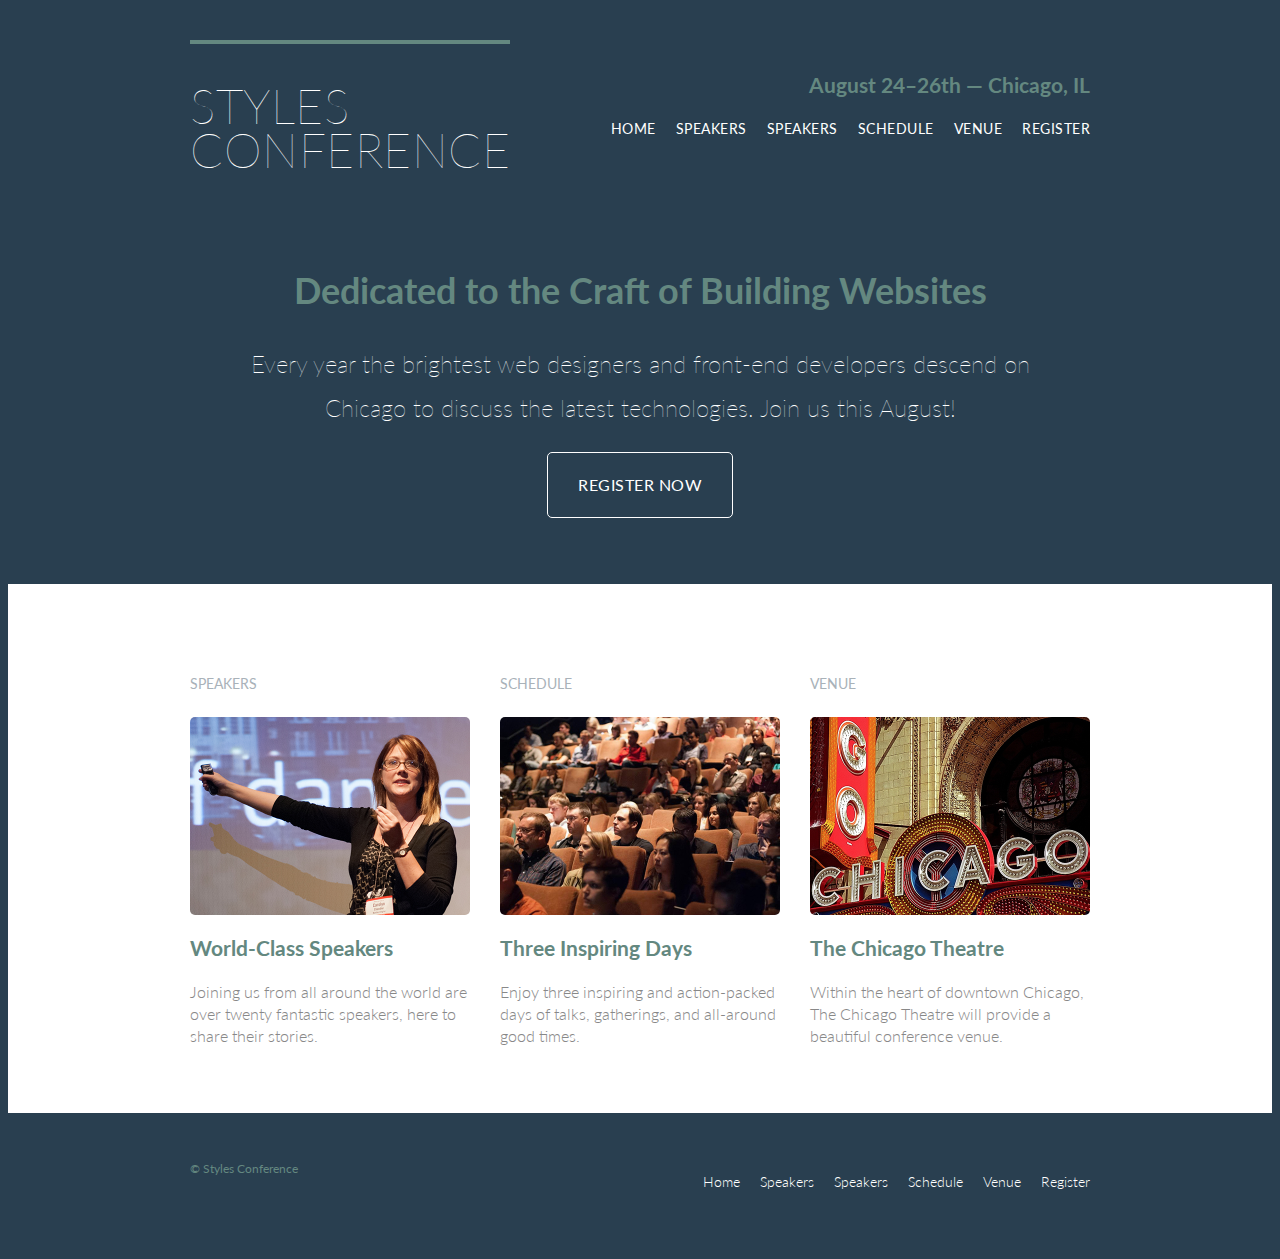
<file: index.html>
<!DOCTYPE html>
<html lang="en">

<head>
  <meta charset="utf-8">
  <title>Styles Conference</title>
  <link rel="stylesheet" href="assets/stylesheets/styles.css">
  <link rel="stylesheet" href="http://fonts.googleapis.com/css?family=Lato:100,300,400">
</head>

<body>

  <!-- Header -->

  <header class="primary-header container group">

    <h1 class="logo">
      <a href="index.html">Styles <br> Conference</a>
    </h1>

    <h3 class="tagline">August 24&ndash;26th &mdash; Chicago, IL</h3>

    <nav class="nav primary-nav">
      <ul>
        <li><a href="index.html">Home</a></li><!--
      --><li><a href="speakers.html">Speakers</a></li><!--
      --><li><a href="speakers.html">Speakers</a></li><!--
      --><li><a href="schedule.html">Schedule</a></li><!--
      --><li><a href="venue.html">Venue</a></li><!--
      --><li><a href="register.html">Register</a></li>
      </ul>
    </nav>

  </header>

  <!-- Hero -->

  <section class="hero container">

    <h2>Dedicated to the Craft of Building Websites</h2>

    <p>Every year the brightest web designers and front-end developers descend on Chicago to discuss the latest
      technologies. Join us this August!</p>

    <a class="btn btn-alt" href="register.html">Register Now</a>

  </section>

  <!-- Teasers -->
  <section class="row">
      <div class="grid">

        <!-- Speakers -->

        <section class="teaser col-1-3">
          <h5>Speakers</h5>
          <a href="speakers.html">
            <img src="assets/images/home/speakers.jpg" alt="Professional Speaker">
            <h3>World-Class Speakers</h3>
          </a>
          <p>Joining us from all around the world are over twenty fantastic speakers, here to share their stories.</p>
        </section><!--

        Schedule

        --><section class="teaser col-1-3">
          <h5>Schedule</h5>
          <a href="schedule.html">
            <img src="assets/images/home/schedule.jpg" alt="Conference Attendees">
            <h3>Three Inspiring Days</h3>
          </a>
          <p>Enjoy three inspiring and action-packed days of talks, gatherings, and all-around good times.</p>
        </section><!--

        Venue

        --><section class="teaser col-1-3">
          <h5>Venue</h5>
          <a href="venue.html">
            <img src="assets/images/home/venue.jpg" alt="The Chicago Theatre">
            <h3>The Chicago Theatre</h3>
          </a>
          <p>Within the heart of downtown Chicago, The Chicago Theatre will provide a beautiful conference venue.</p>
        </section>

      </div>
    </section>

  <!-- Footer -->

  <footer class="nav primary-footer container group">

    <small>&copy; Styles Conference</small>

    <nav class="nav">
      <ul>
        <li><a href="index.html">Home</a></li><!--
          --><li><a href="speakers.html">Speakers</a></li><!--
          --><li><a href="speakers.html">Speakers</a></li><!--
          --><li><a href="schedule.html">Schedule</a></li><!--
          --><li><a href="venue.html">Venue</a></li><!--
          --><li><a href="register.html">Register</a></li>
      </ul>
    </nav>

  </footer>

</body>

</html>
</file>
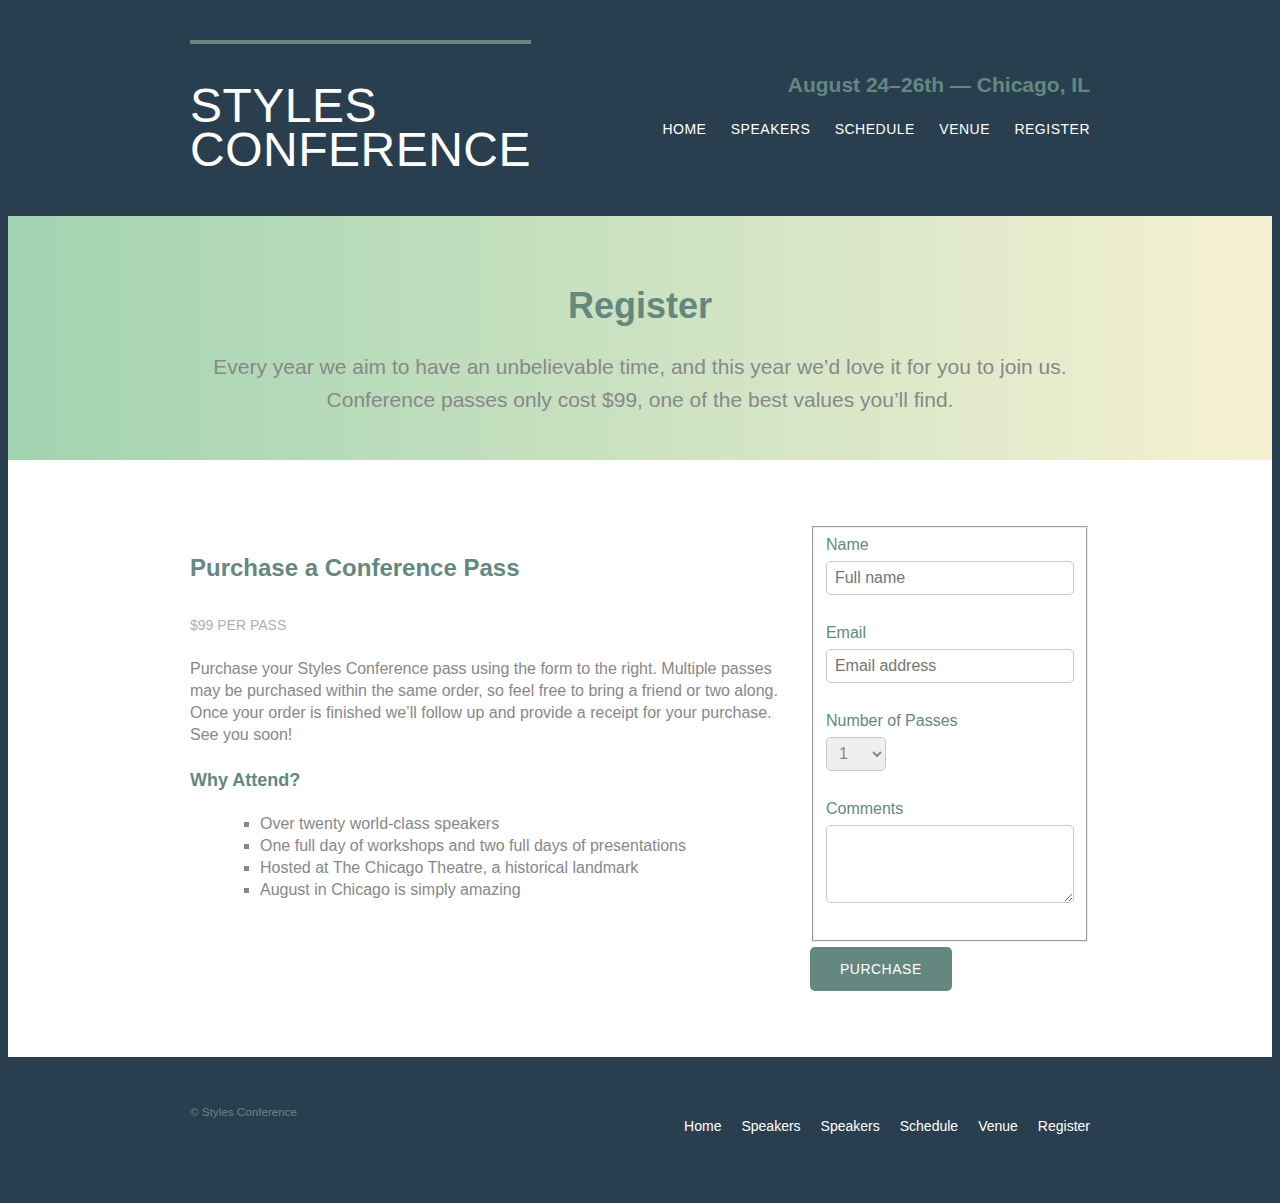
<file: register.html>
<!DOCTYPE html>
<html lang="en">

<head>
  <meta charset="utf-8">
  <title>Register - Styles Conference</title>
  <link rel="stylesheet" href="assets/stylesheets/styles.css">
</head>

<body>

  <!-- Header -->

  <header class="primary-header container group">

    <h1 class="logo">
      <a href="index.html">Styles <br> Conference</a>
    </h1>

    <h3 class="tagline">August 24&ndash;26th &mdash; Chicago, IL</h3>

    <nav class="nav primary-nav">
      <ul>
        <li><a href="index.html">Home</a></li>
        <!--
        -->
        <li><a href="speakers.html">Speakers</a></li>
        <!--
        -->
        <li><a href="schedule.html">Schedule</a></li>
        <!--
        -->
        <li><a href="venue.html">Venue</a></li>
        <!--
        -->
        <li><a href="register.html">Register</a></li>
      </ul>
    </nav>

  </header>

  <!-- Main content -->

  <section class="row-alt">
    <div class="lead container">
      <h1>Register</h1>
      <p>Every year we aim to have an unbelievable time, and this year we&#8217;d love it for you to join us. Conference
        passes only cost $99, one of the best values you&#8217;ll find.</p>
    </div>
  </section>

  <section class="row">
    <div class="grid">

      <!-- Details -->

      <section class="col-2-3">

        <h2>Purchase a Conference Pass</h2>
        <h5>$99 per Pass</h5>

        <p>Purchase your Styles Conference pass using the form to the right. Multiple passes may be purchased within the
          same order, so feel free to bring a friend or two along. Once your order is finished we&#8217;ll follow up and
          provide a receipt for your purchase. See you soon!</p>

        <h4>Why Attend?</h4>

        <ul class="why-attend">
          <li>Over twenty world-class speakers</li>
          <li>One full day of workshops and two full days of presentations</li>
          <li>Hosted at The Chicago Theatre, a historical landmark</li>
          <li>August in Chicago is simply amazing</li>
        </ul>

      </section><!--

          Registration form

          --><form class="col-1-3" action="#" method="post">

        <fieldset class="register-group">

          <label>
            Name
            <input type="text" name="name" placeholder="Full name" required>
          </label>

          <label>
            Email
            <input type="email" name="email" placeholder="Email address" required>
          </label>

          <label>
            Number of Passes
            <select name="quantity" required>
              <option value="1" selected>1</option>
              <option value="2">2</option>
              <option value="3">3</option>
              <option value="4">4</option>
              <option value="5">5</option>
            </select>
          </label>

          <label>
            Comments
            <textarea name="comments"></textarea>
          </label>

        </fieldset>

        <input class="btn btn-default" type="submit" name="submit" value="Purchase">

      </form>

    </div>
  </section>
  <!-- Footer -->

  <footer class="nav primary-footer container group">

    <small>&copy; Styles Conference</small>

    <nav class="nav">
      <ul>
        <li><a href="index.html">Home</a></li><!--
            --><li><a href="speakers.html">Speakers</a></li><!--
            --><li><a href="speakers.html">Speakers</a></li><!--
            --><li><a href="schedule.html">Schedule</a></li><!--
            --><li><a href="venue.html">Venue</a></li><!--
            --><li><a href="register.html">Register</a></li>
      </ul>
    </nav>

  </footer>

</body>

</html>
</file>
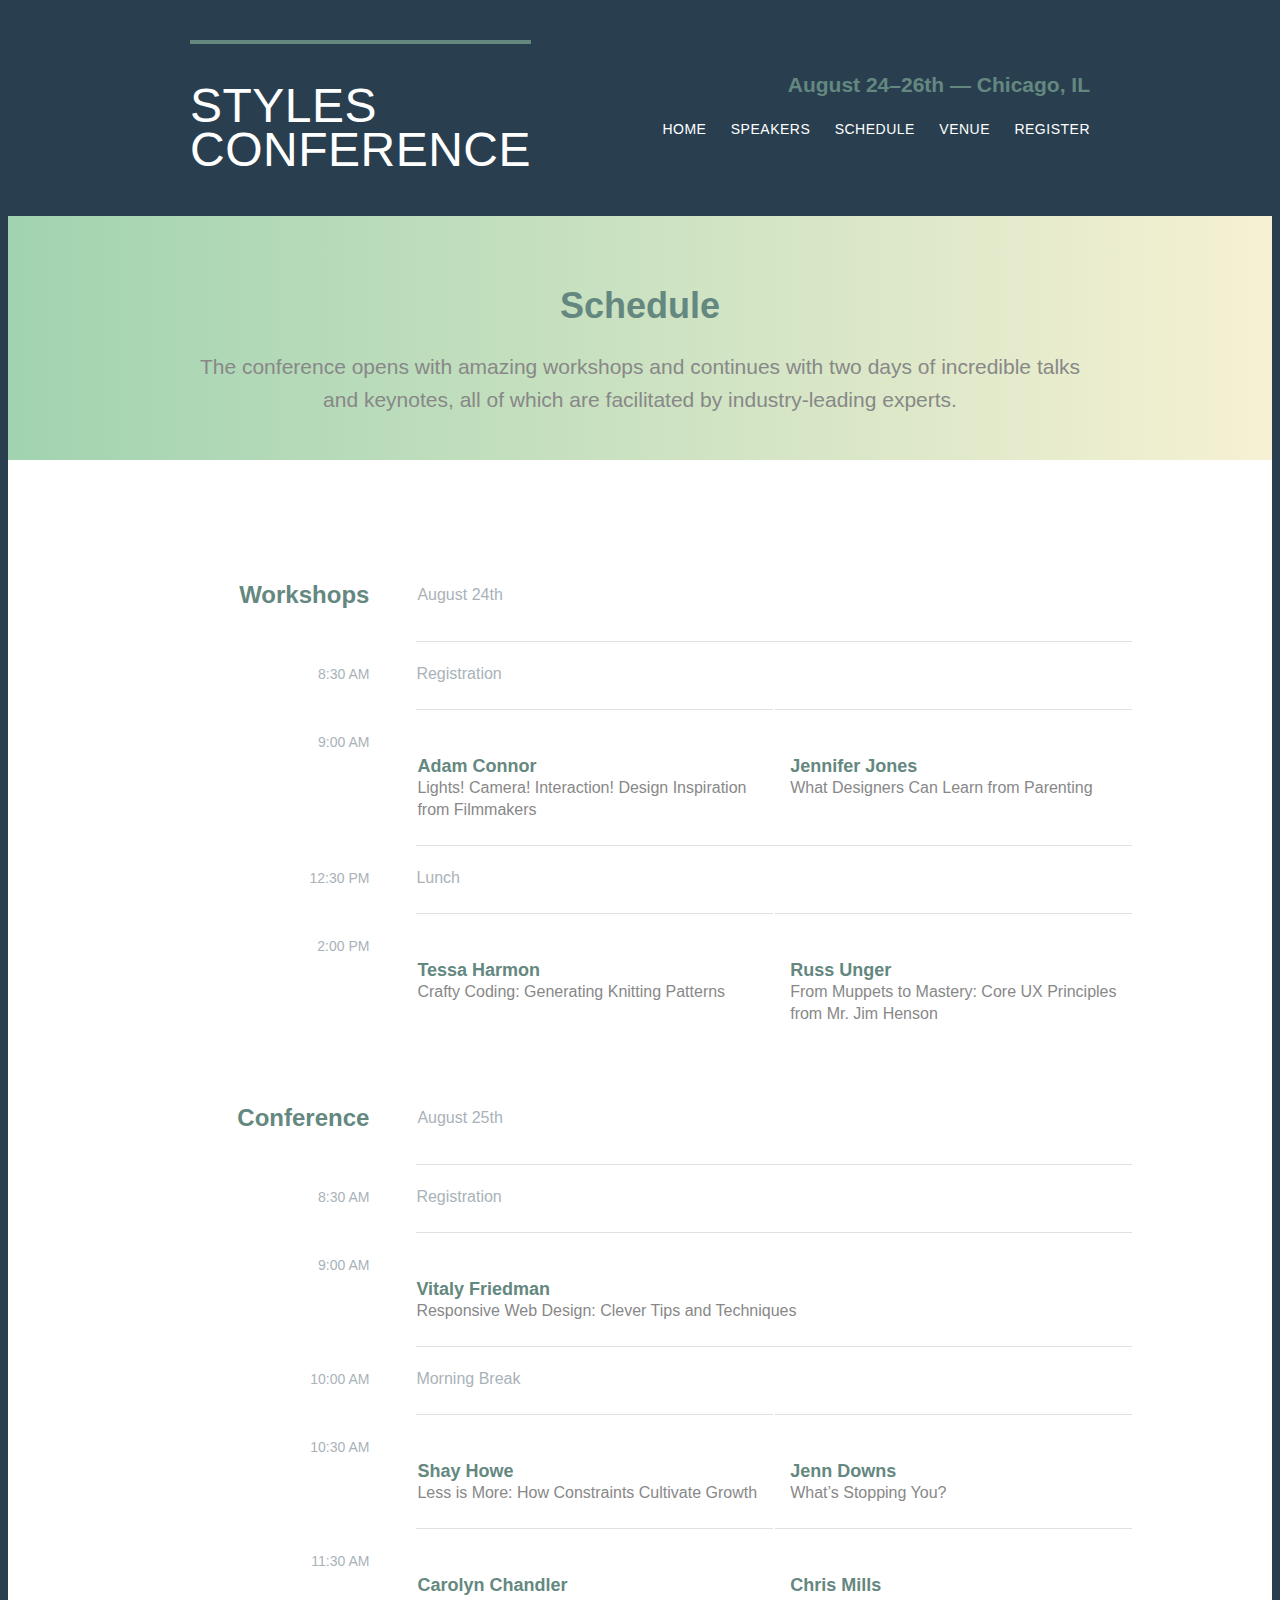
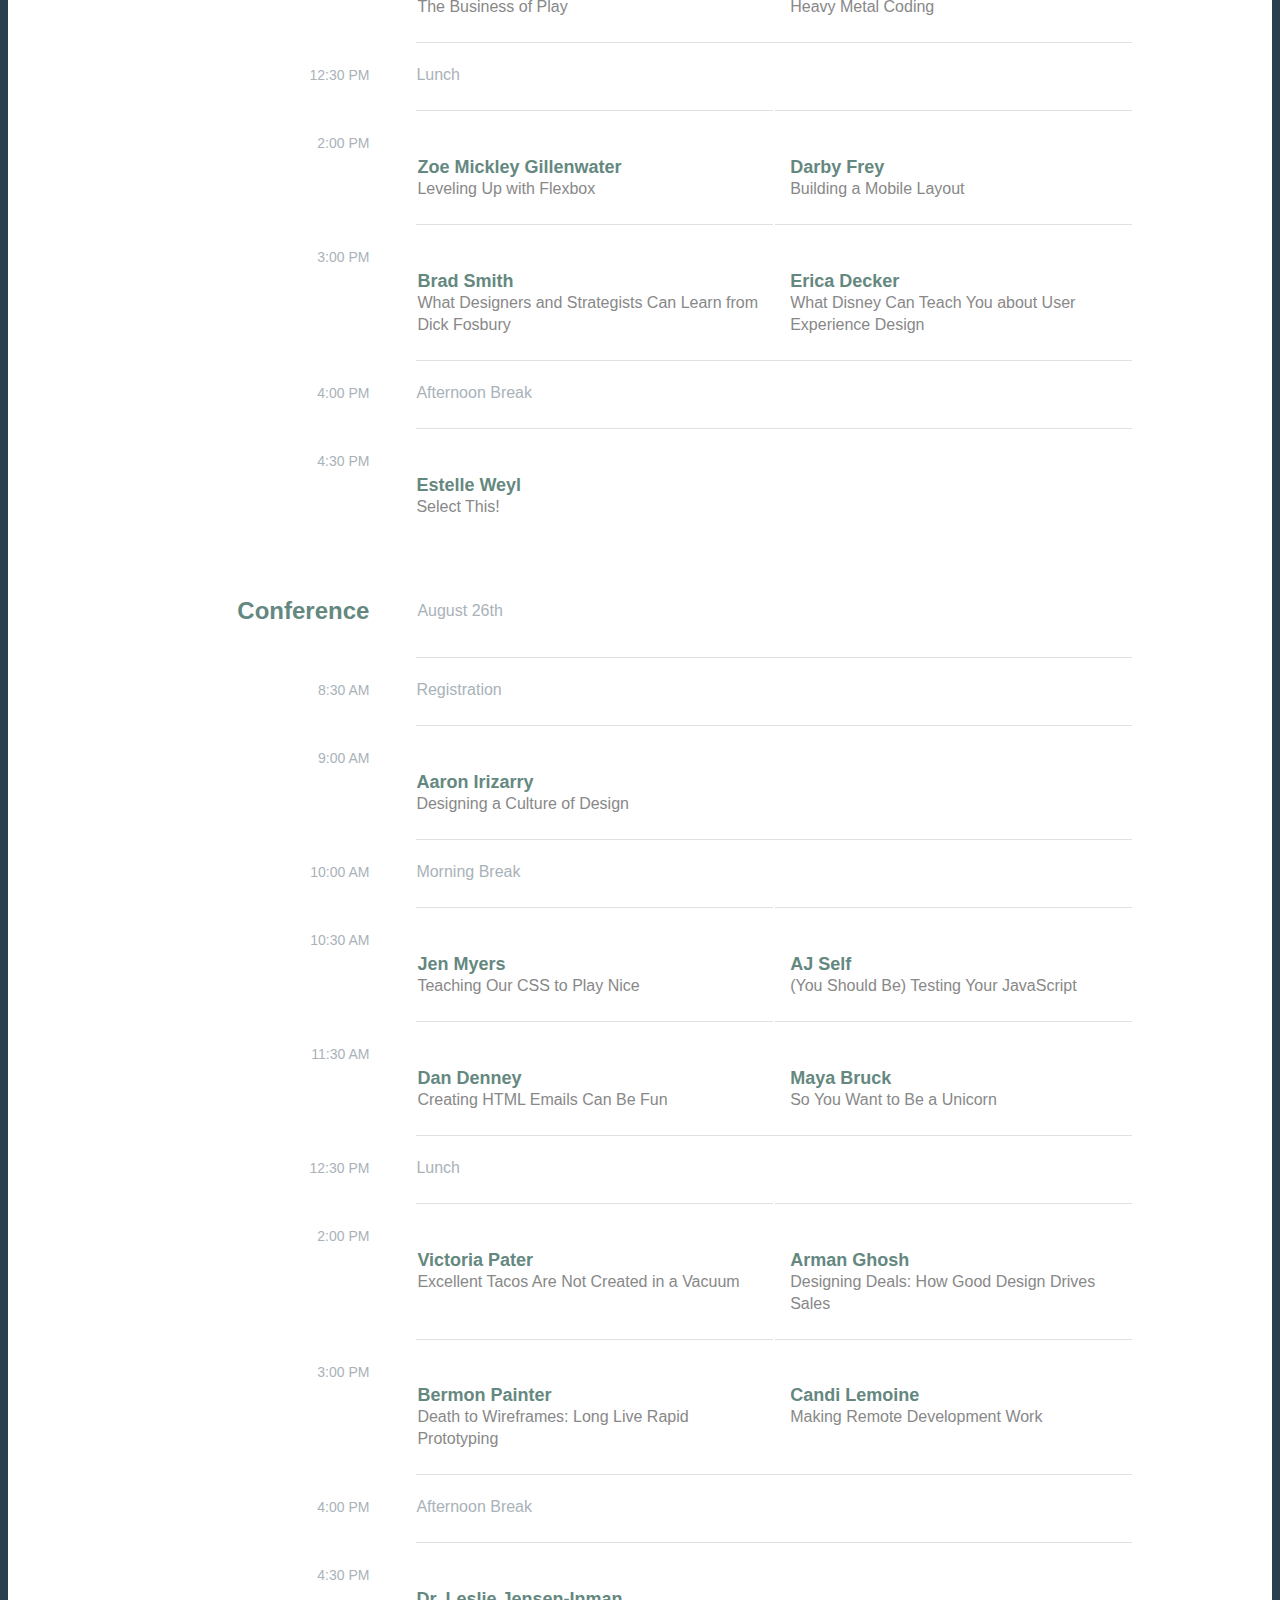
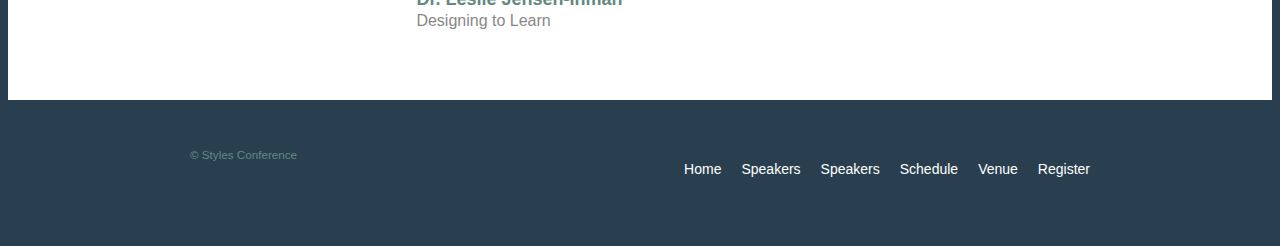
<file: schedule.html>
<!DOCTYPE html>
<html lang="en">

<head>
  <meta charset="utf-8">
  <title>Schedule - Styles Conference</title>
  <link rel="stylesheet" href="assets/stylesheets/styles.css">
</head>

<body>

  <!-- Header -->

  <header class="primary-header container group">

    <h1 class="logo">
      <a href="index.html">Styles <br> Conference</a>
    </h1>

    <h3 class="tagline">August 24&ndash;26th &mdash; Chicago, IL</h3>

    <nav class="nav primary-nav">
      <ul>
        <li><a href="index.html">Home</a></li>
        <!--
        -->
        <li><a href="speakers.html">Speakers</a></li>
        <!--
        -->
        <li><a href="schedule.html">Schedule</a></li>
        <!--
        -->
        <li><a href="venue.html">Venue</a></li>
        <!--
        -->
        <li><a href="register.html">Register</a></li>
      </ul>
    </nav>

  </header>

  <!-- Main content -->
  <section class="row-alt">
    <div class="lead container">

      <h1>Schedule</h1>

      <p>The conference opens with amazing workshops and continues with two days of incredible talks and keynotes, all of
        which are facilitated by industry-leading experts.</p>

    </div>
  </section>

  <section class="row">
    <div class="container">
  
      <!-- Workshops -->
  
      <table>
        <thead>
          <tr>
            <th scope="row">
              Workshops
            </th>
            <td class="schedule-offset" colspan="2">
              August 24th
            </td>
          </tr>
        </thead>
        <tbody>
          <tr>
            <th scope="row">
              <time datetime="08:30:00">8:30 AM</time>
            </th>
            <td class="schedule-offset" colspan="2">
              Registration
            </td>
          </tr>
          <tr>
            <th scope="row">
              <time datetime="09:00:00">9:00 AM</time>
            </th>
            <td>
              <a href="speakers.html#adam-connor">
                <h4>Adam Connor</h4>
                Lights! Camera! Interaction! Design Inspiration from Filmmakers
              </a>
            </td>
            <td>
              <a href="speakers.html#jennifer-jones">
                <h4>Jennifer Jones</h4>
                What Designers Can Learn from Parenting
              </a>
            </td>
          </tr>
          <tr>
            <th scope="row">
              <time datetime="12:30:00">12:30 PM</time>
            </th>
            <td class="schedule-offset" colspan="2">
              Lunch
            </td>
          </tr>
          <tr>
            <th scope="row">
              <time datetime="14:00">2:00 PM</time>
            </th>
            <td>
              <a href="speakers.html#tessa-harmon">
                <h4>Tessa Harmon</h4>
                Crafty Coding: Generating Knitting Patterns
              </a>
            </td>
            <td>
              <a href="speakers.html#russ-unger">
                <h4>Russ Unger</h4>
                From Muppets to Mastery: Core UX Principles from Mr. Jim Henson
              </a>
            </td>
          </tr>
        </tbody>
      </table>
  
      <!-- Conference -->
  
      <table>
        <thead>
          <tr>
            <th scope="row">
              Conference
            </th>
            <td class="schedule-offset" colspan="2">
              August 25th
            </td>
          </tr>
        </thead>
        <tbody>
          <tr>
            <th scope="row">
              <time datetime="08:30:00">8:30 AM</time>
            </th>
            <td class="schedule-offset" colspan="2">
              Registration
            </td>
          </tr>
          <tr>
            <th scope="row">
              <time datetime="09:00:00">9:00 AM</time>
            </th>
            <td colspan="2">
              <a href="speakers.html#vitaly-friedman">
                <h4>Vitaly Friedman</h4>
                Responsive Web Design: Clever Tips and Techniques
              </a>
            </td>
          </tr>
          <tr>
            <th scope="row">
              <time datetime="10:00:00">10:00 AM</time>
            </th>
            <td class="schedule-offset" colspan="2">
              Morning Break
            </td>
          </tr>
          <tr>
            <th scope="row">
              <time datetime="10:30:00">10:30 AM</time>
            </th>
            <td>
              <a href="speakers.html#shay-howe">
                <h4>Shay Howe</h4>
                Less is More: How Constraints Cultivate Growth
              </a>
            </td>
            <td>
              <a href="speakers.html#jenn-downs">
                <h4>Jenn Downs</h4>
                What&#8217;s Stopping You?
              </a>
            </td>
          </tr>
          <tr>
            <th scope="row">
              <time datetime="11:30:00">11:30 AM</time>
            </th>
            <td>
              <a href="speakers.html#carolyn-chandler">
                <h4>Carolyn Chandler</h4>
                The Business of Play
              </a>
            </td>
            <td>
              <a href="speakers.html#chris-mills">
                <h4>Chris Mills</h4>
                Heavy Metal Coding
              </a>
            </td>
          </tr>
          <tr>
            <th scope="row">
              <time datetime="12:30:00">12:30 PM</time>
            </th>
            <td class="schedule-offset" colspan="2">
              Lunch
            </td>
          </tr>
          <tr>
            <th scope="row">
              <time datetime="14:00">2:00 PM</time>
            </th>
            <td>
              <a href="speakers.html#zoe-mickley-gillenwater">
                <h4>Zoe Mickley Gillenwater</h4>
                Leveling Up with Flexbox
              </a>
            </td>
            <td>
              <a href="speakers.html#darby-frey">
                <h4>Darby Frey</h4>
                Building a Mobile Layout
              </a>
            </td>
          </tr>
          <tr>
            <th scope="row">
              <time datetime="15:00:00">3:00 PM</time>
            </th>
            <td>
              <a href="speakers.html#brad-smith">
                <h4>Brad Smith</h4>
                What Designers and Strategists Can Learn from Dick Fosbury
              </a>
            </td>
            <td>
              <a href="speakers.html#erica-decker">
                <h4>Erica Decker</h4>
                What Disney Can Teach You about User Experience Design
              </a>
            </td>
          </tr>
          <tr>
            <th scope="row">
              <time datetime="16:00:00">4:00 PM</time>
            </th>
            <td class="schedule-offset" colspan="2">
              Afternoon Break
            </td>
          </tr>
          <tr>
            <th scope="row">
              <time datetime="16:30:00">4:30 PM</time>
            </th>
            <td colspan="2">
              <a href="speakers.html#estelle-weyl">
                <h4>Estelle Weyl</h4>
                Select This!
              </a>
            </td>
          </tr>
        </tbody>
      </table>
  
      <!-- Conference -->
  
      <table>
        <thead>
          <tr>
            <th scope="row">
              Conference
            </th>
            <td class="schedule-offset" colspan="2">
              August 26th
            </td>
          </tr>
        </thead>
        <tbody>
          <tr>
            <th scope="row">
              <time datetime="08:30:00">8:30 AM</time>
            </th>
            <td class="schedule-offset" colspan="2">
              Registration
            </td>
          </tr>
          <tr>
            <th scope="row">
              <time datetime="09:00:00">9:00 AM</time>
            </th>
            <td colspan="2">
              <a href="speakers.html#aaron-irizarry">
                <h4>Aaron Irizarry</h4>
                Designing a Culture of Design
              </a>
            </td>
          </tr>
          <tr>
            <th scope="row">
              <time datetime="10:00:00">10:00 AM</time>
            </th>
            <td class="schedule-offset" colspan="2">
              Morning Break
            </td>
          </tr>
          <tr>
            <th scope="row">
              <time datetime="10:30:00">10:30 AM</time>
            </th>
            <td>
              <a href="speakers.html#jen-myers">
                <h4>Jen Myers</h4>
                Teaching Our CSS to Play Nice
              </a>
            </td>
            <td>
              <a href="speakers.html#aj-self">
                <h4>AJ Self</h4>
                (You Should Be) Testing Your JavaScript
              </a>
            </td>
          </tr>
          <tr>
            <th scope="row">
              <time datetime="11:30:00">11:30 AM</time>
            </th>
            <td>
              <a href="speakers.html#dan-denney">
                <h4>Dan Denney</h4>
                Creating HTML Emails Can Be Fun
              </a>
            </td>
            <td>
              <a href="speakers.html#maya-bruck">
                <h4>Maya Bruck</h4>
                So You Want to Be a Unicorn
              </a>
            </td>
          </tr>
          <tr>
            <th scope="row">
              <time datetime="12:30:00">12:30 PM</time>
            </th>
            <td class="schedule-offset" colspan="2">
              Lunch
            </td>
          </tr>
          <tr>
            <th scope="row">
              <time datetime="14:00">2:00 PM</time>
            </th>
            <td>
              <a href="speakers.html#victoria-pater">
                <h4>Victoria Pater</h4>
                Excellent Tacos Are Not Created in a Vacuum
              </a>
            </td>
            <td>
              <a href="speakers.html#arman-ghosh">
                <h4>Arman Ghosh</h4>
                Designing Deals: How Good Design Drives Sales
              </a>
            </td>
          </tr>
          <tr>
            <th scope="row">
              <time datetime="15:00:00">3:00 PM</time>
            </th>
            <td>
              <a href="speakers.html#bermon-painter">
                <h4>Bermon Painter</h4>
                Death to Wireframes: Long Live Rapid Prototyping
              </a>
            </td>
            <td>
              <a href="speakers.html#candi-lemoine">
                <h4>Candi Lemoine</h4>
                Making Remote Development Work
              </a>
            </td>
          </tr>
          <tr>
            <th scope="row">
              <time datetime="16:00:00">4:00 PM</time>
            </th>
            <td class="schedule-offset" colspan="2">
              Afternoon Break
            </td>
          </tr>
          <tr>
            <th scope="row">
              <time datetime="16:30:00">4:30 PM</time>
            </th>
            <td colspan="2">
              <a href="speakers.html#leslie-jensen-inman">
                <h4>Dr. Leslie Jensen-Inman</h4>
                Designing to Learn
              </a>
            </td>
          </tr>
        </tbody>
      </table>
  
    </div>
  </section>

  <!-- Footer -->

  <footer class="nav primary-footer container group">

    <small>&copy; Styles Conference</small>

    <nav class="nav">
      <ul>
        <li><a href="index.html">Home</a></li><!--
            --><li><a href="speakers.html">Speakers</a></li><!--
            --><li><a href="speakers.html">Speakers</a></li><!--
            --><li><a href="schedule.html">Schedule</a></li><!--
            --><li><a href="venue.html">Venue</a></li><!--
            --><li><a href="register.html">Register</a></li>
      </ul>
    </nav>

  </footer>

</body>

</html>
</file>
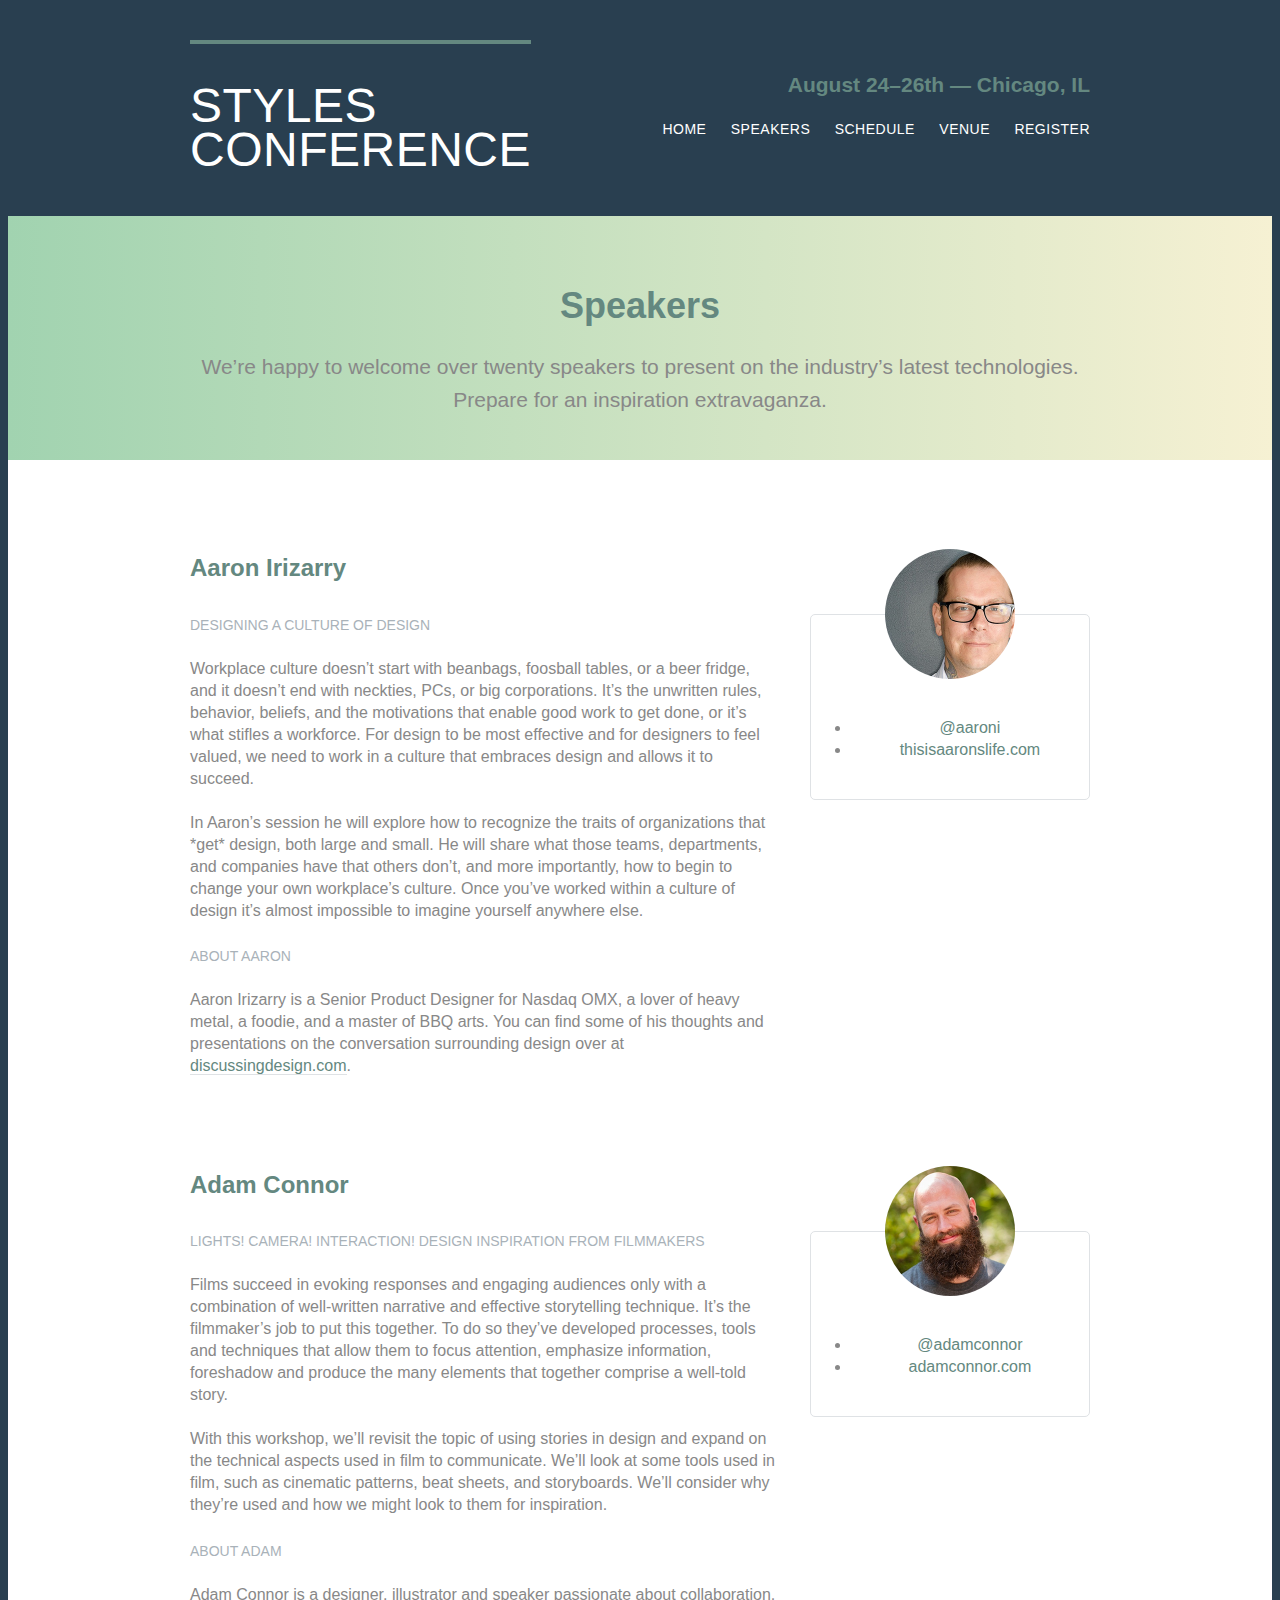
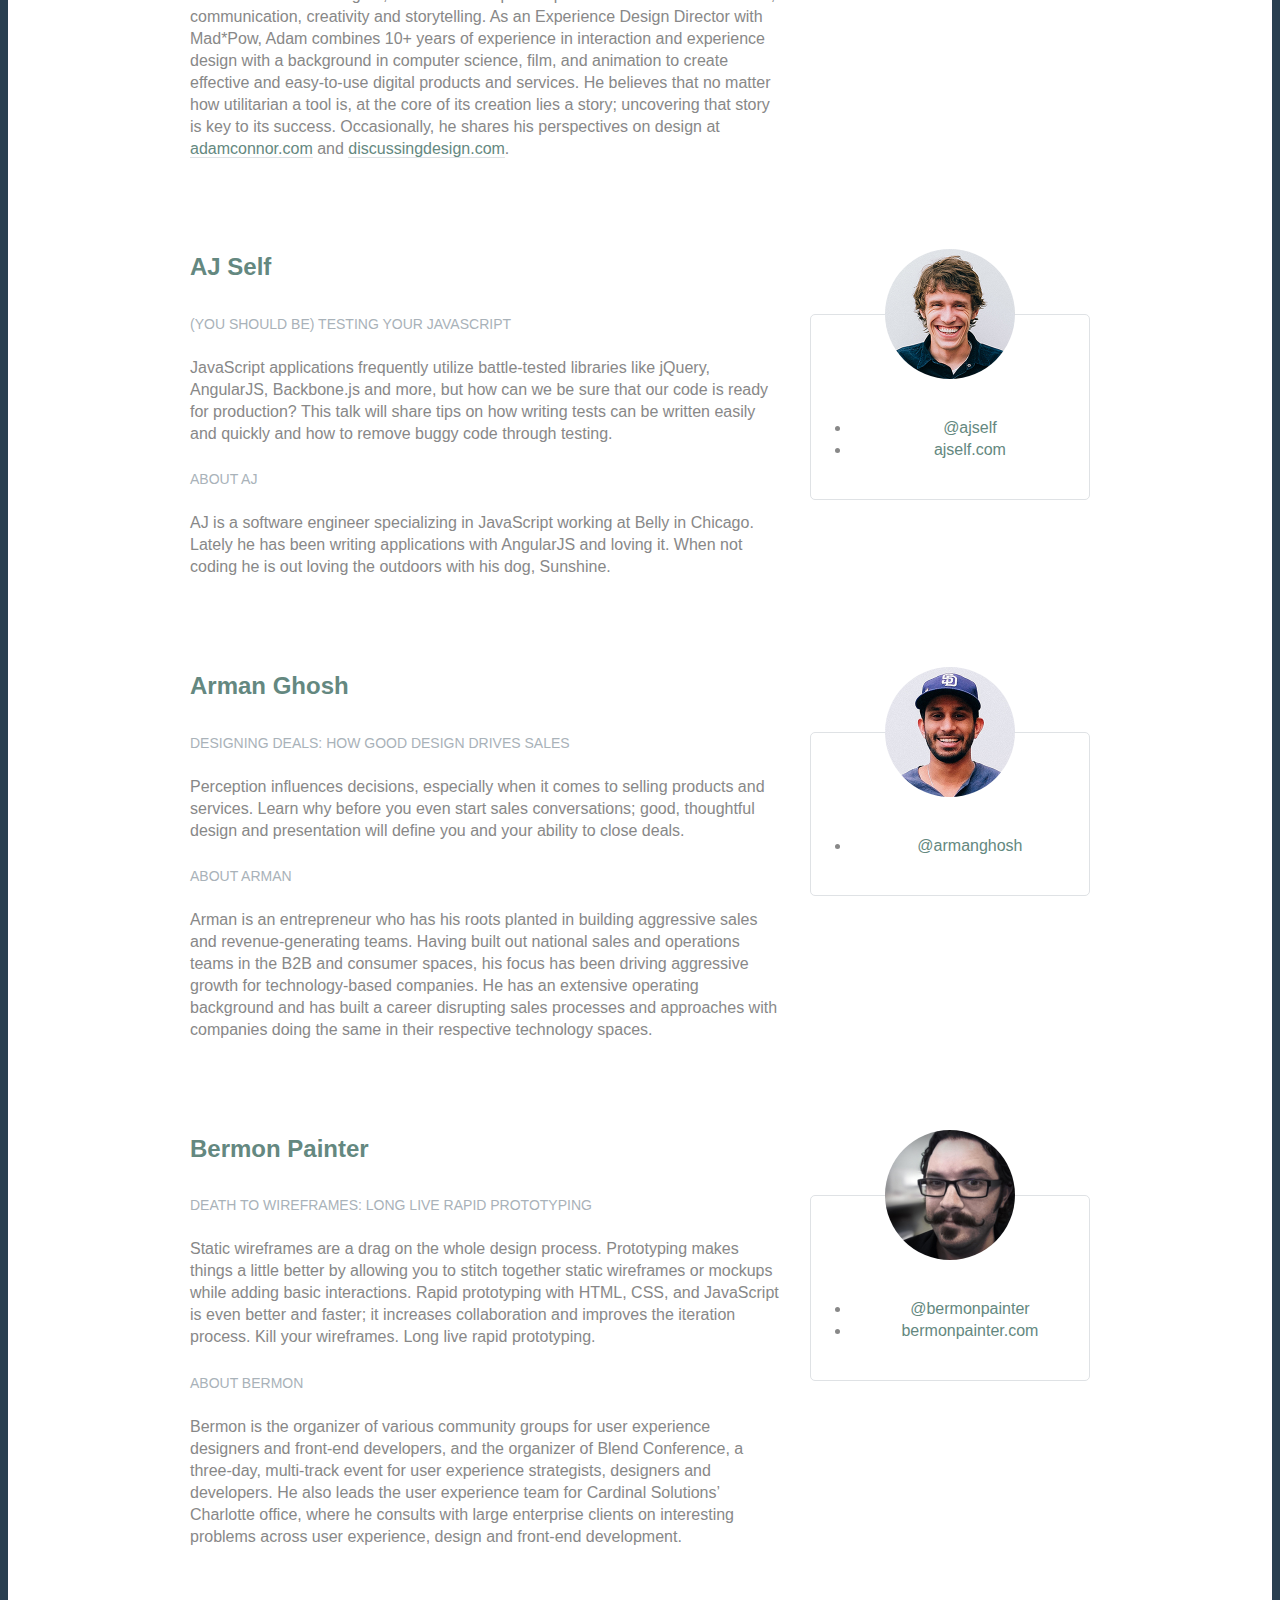
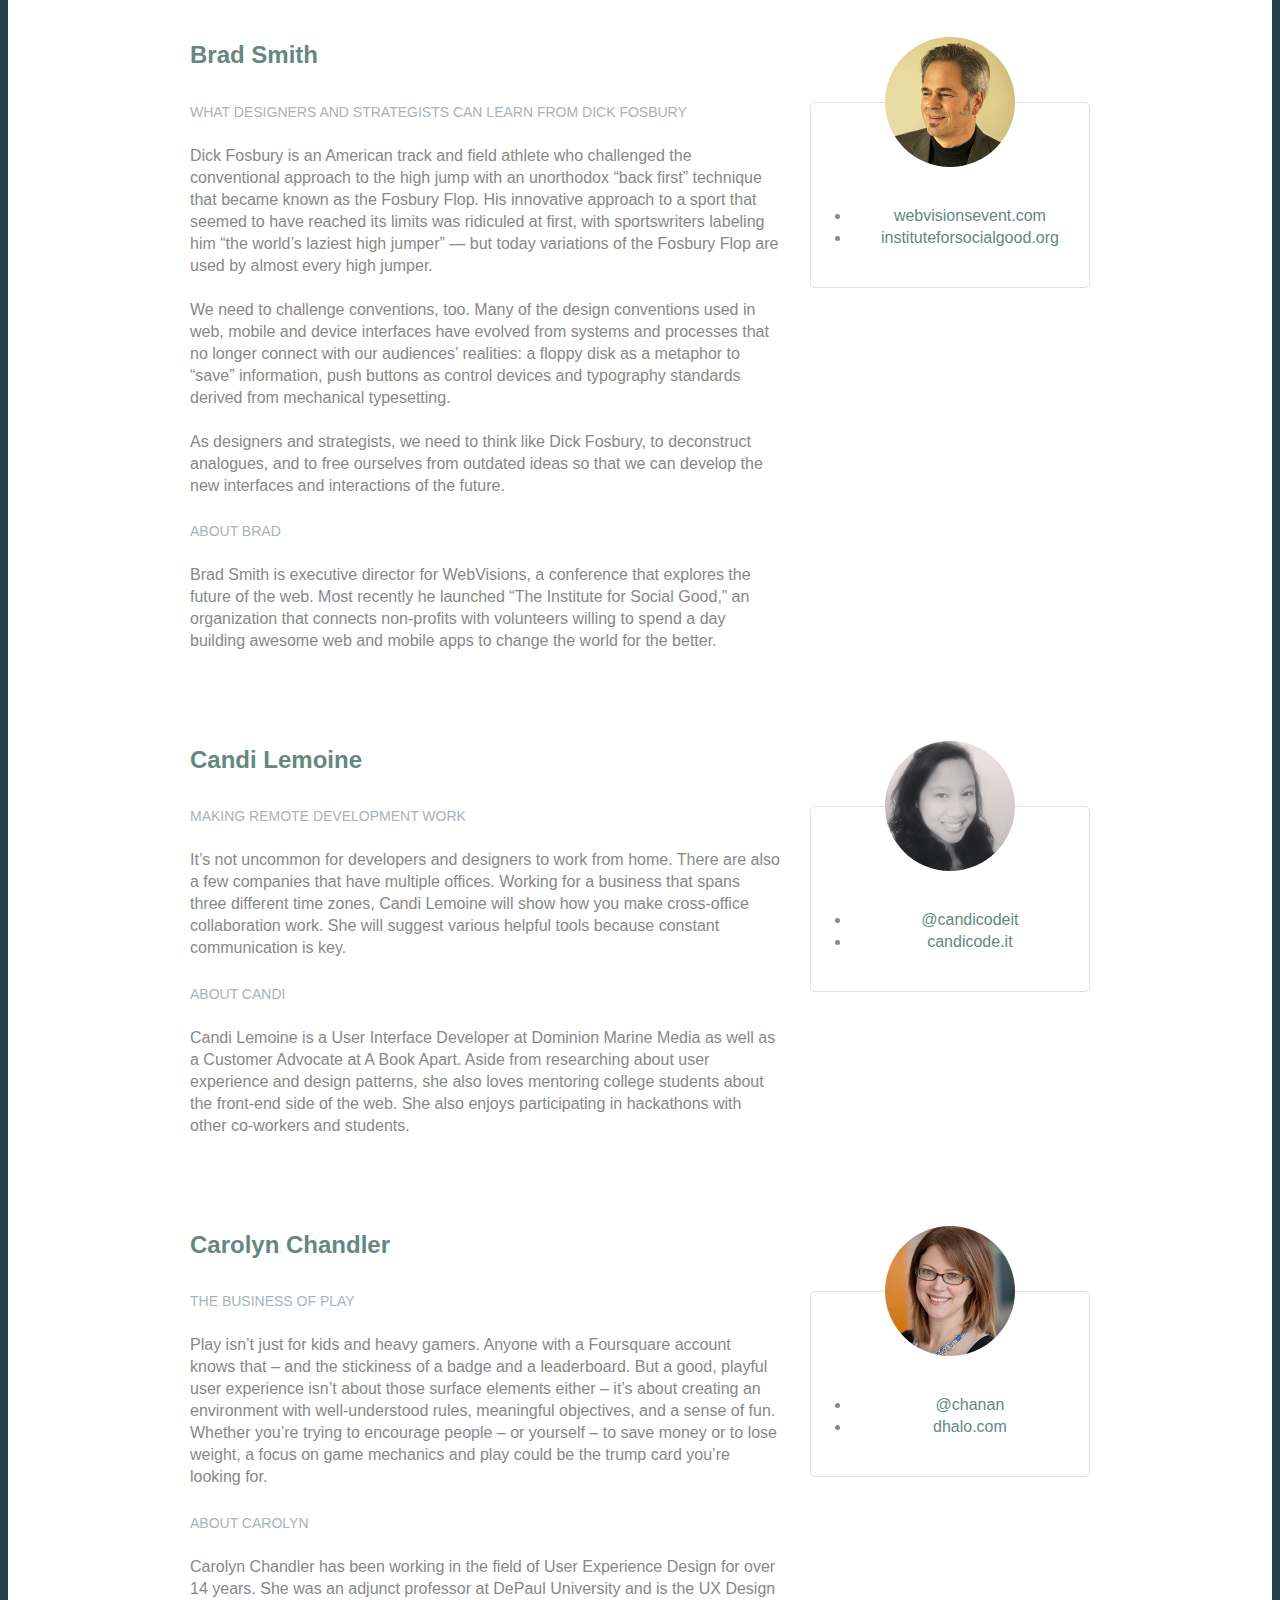
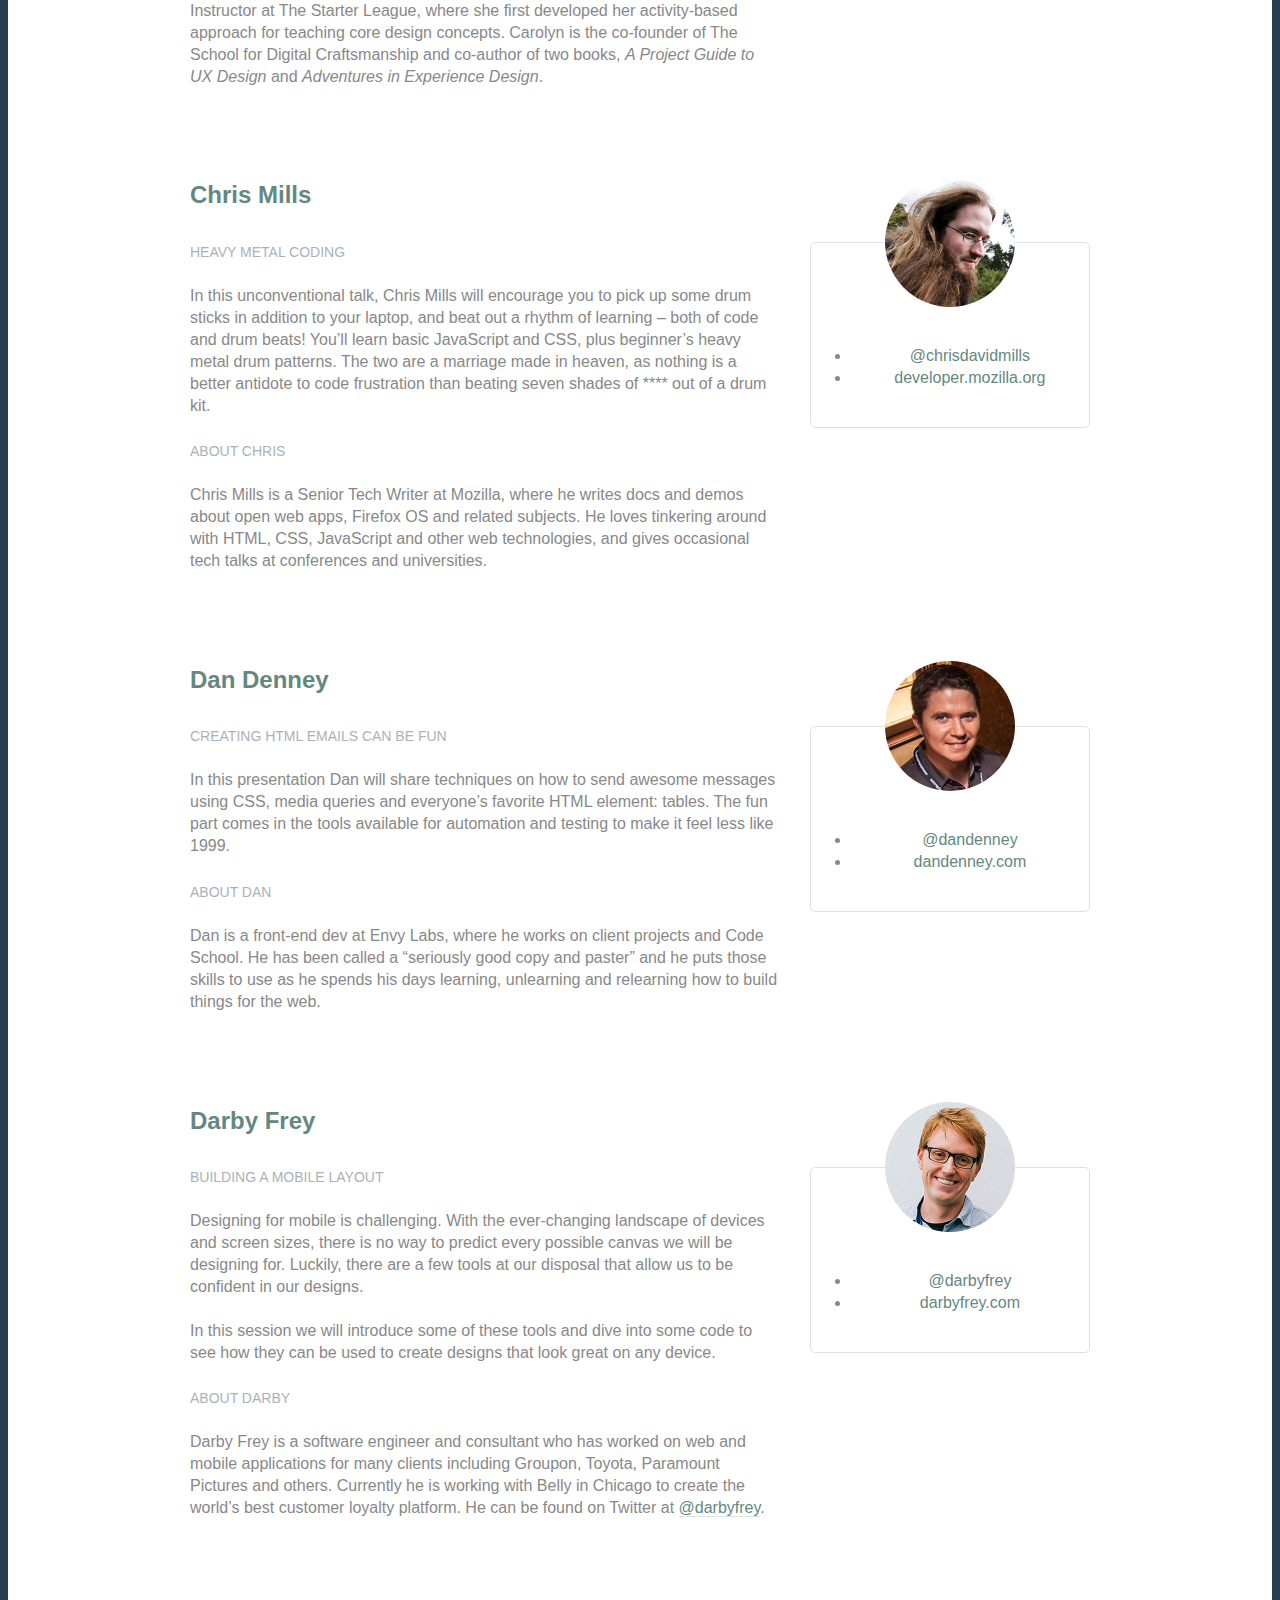
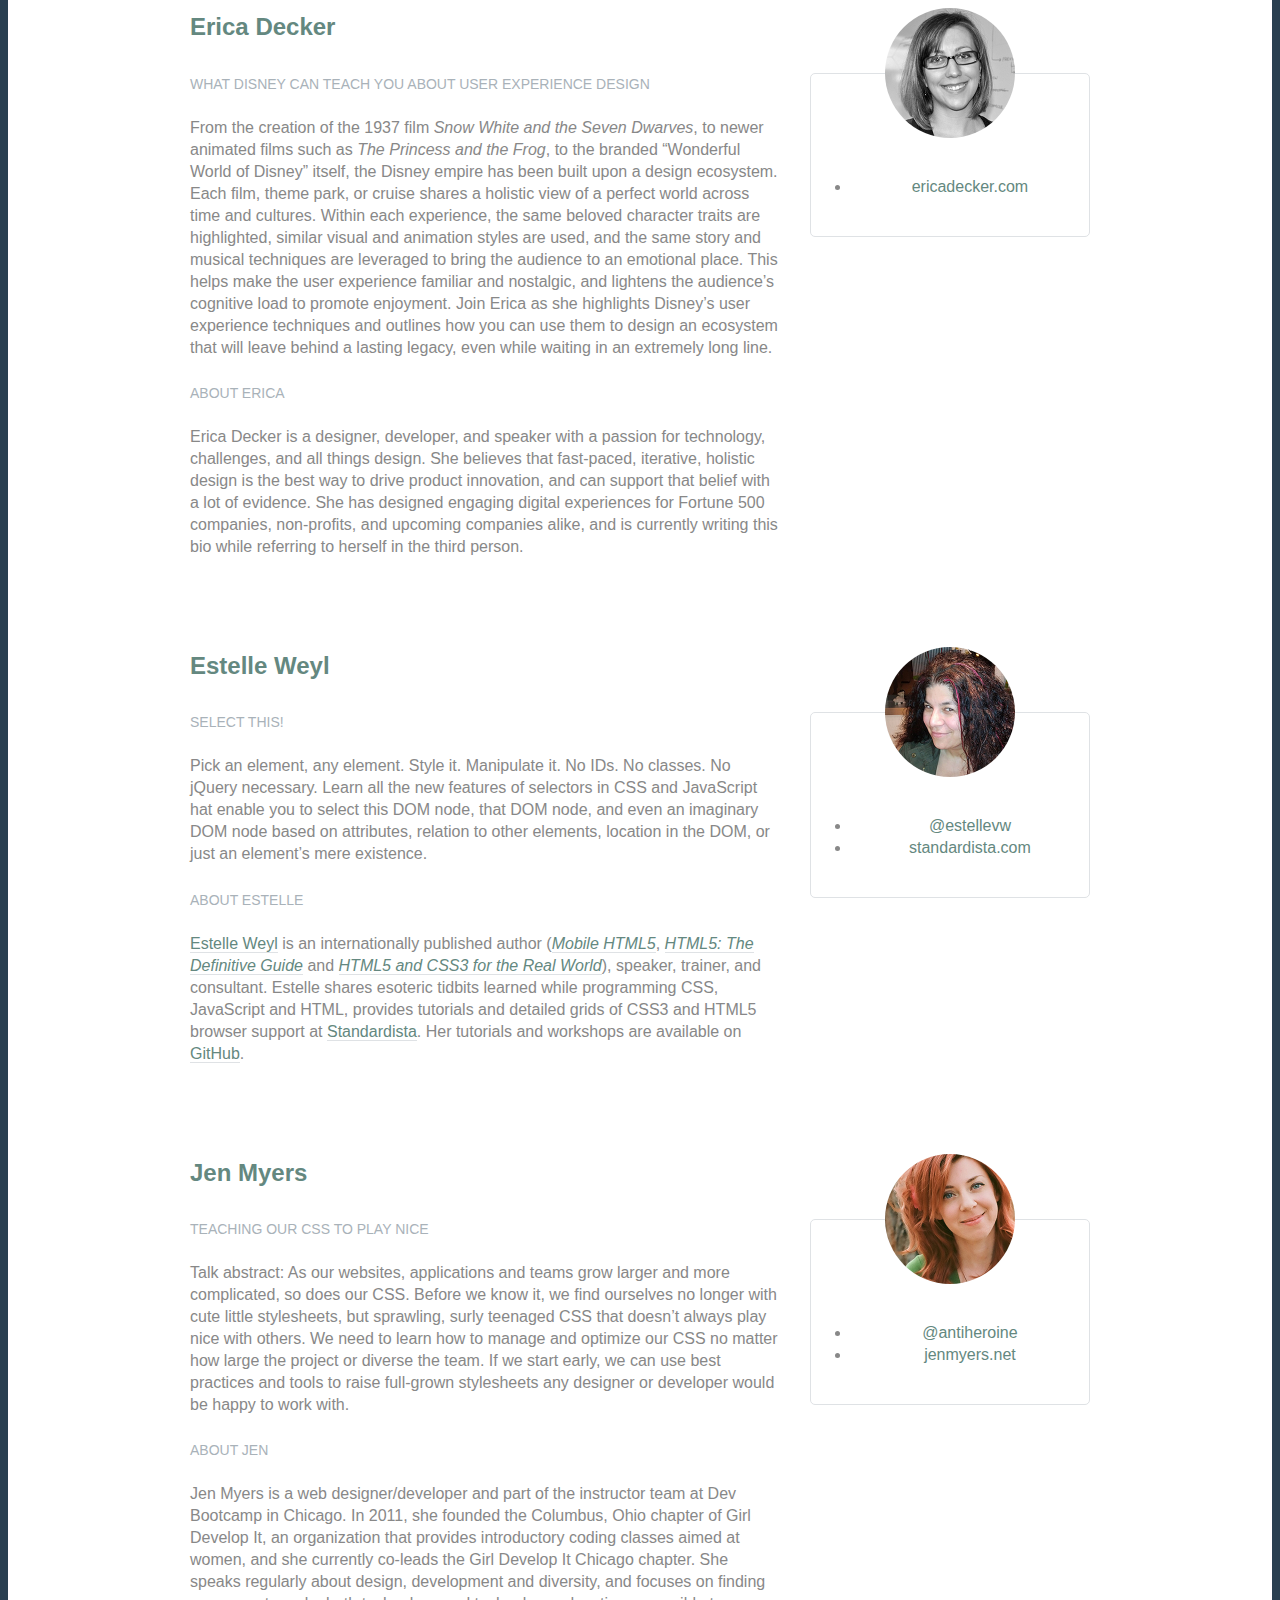
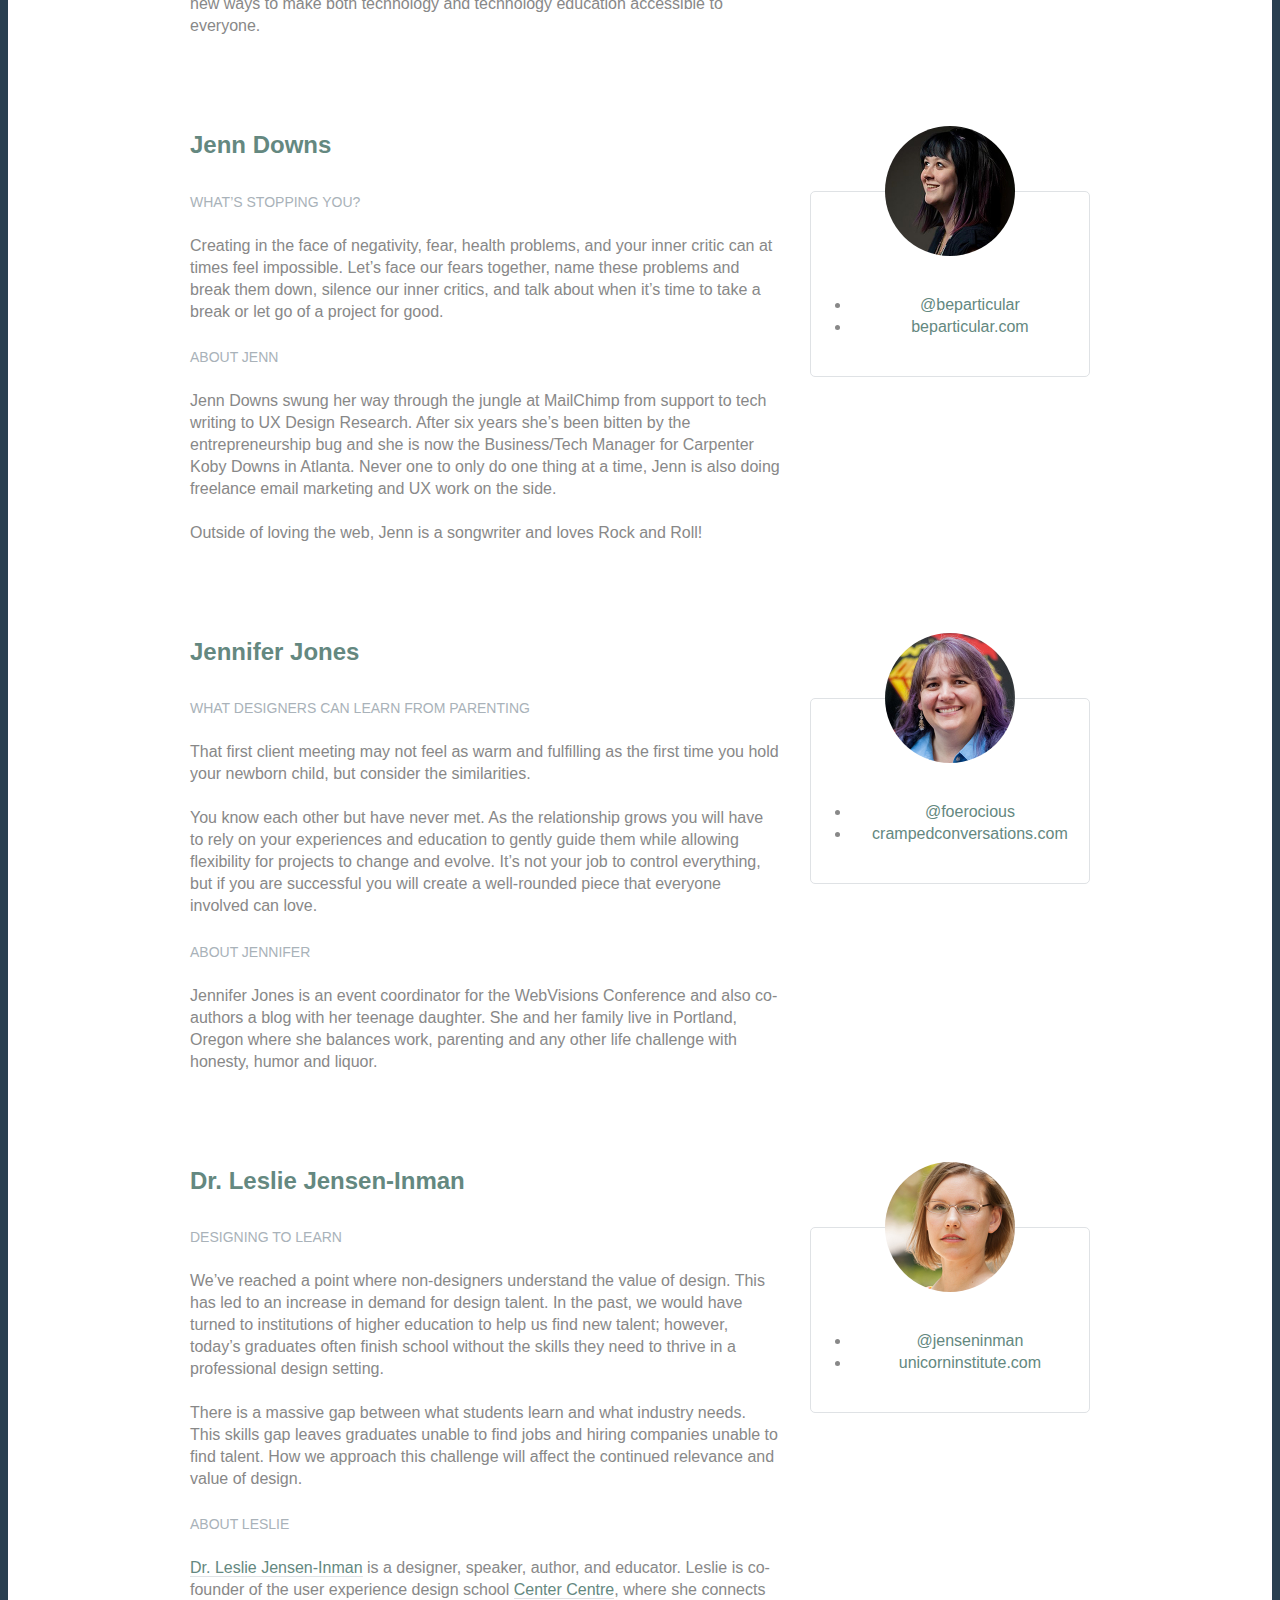
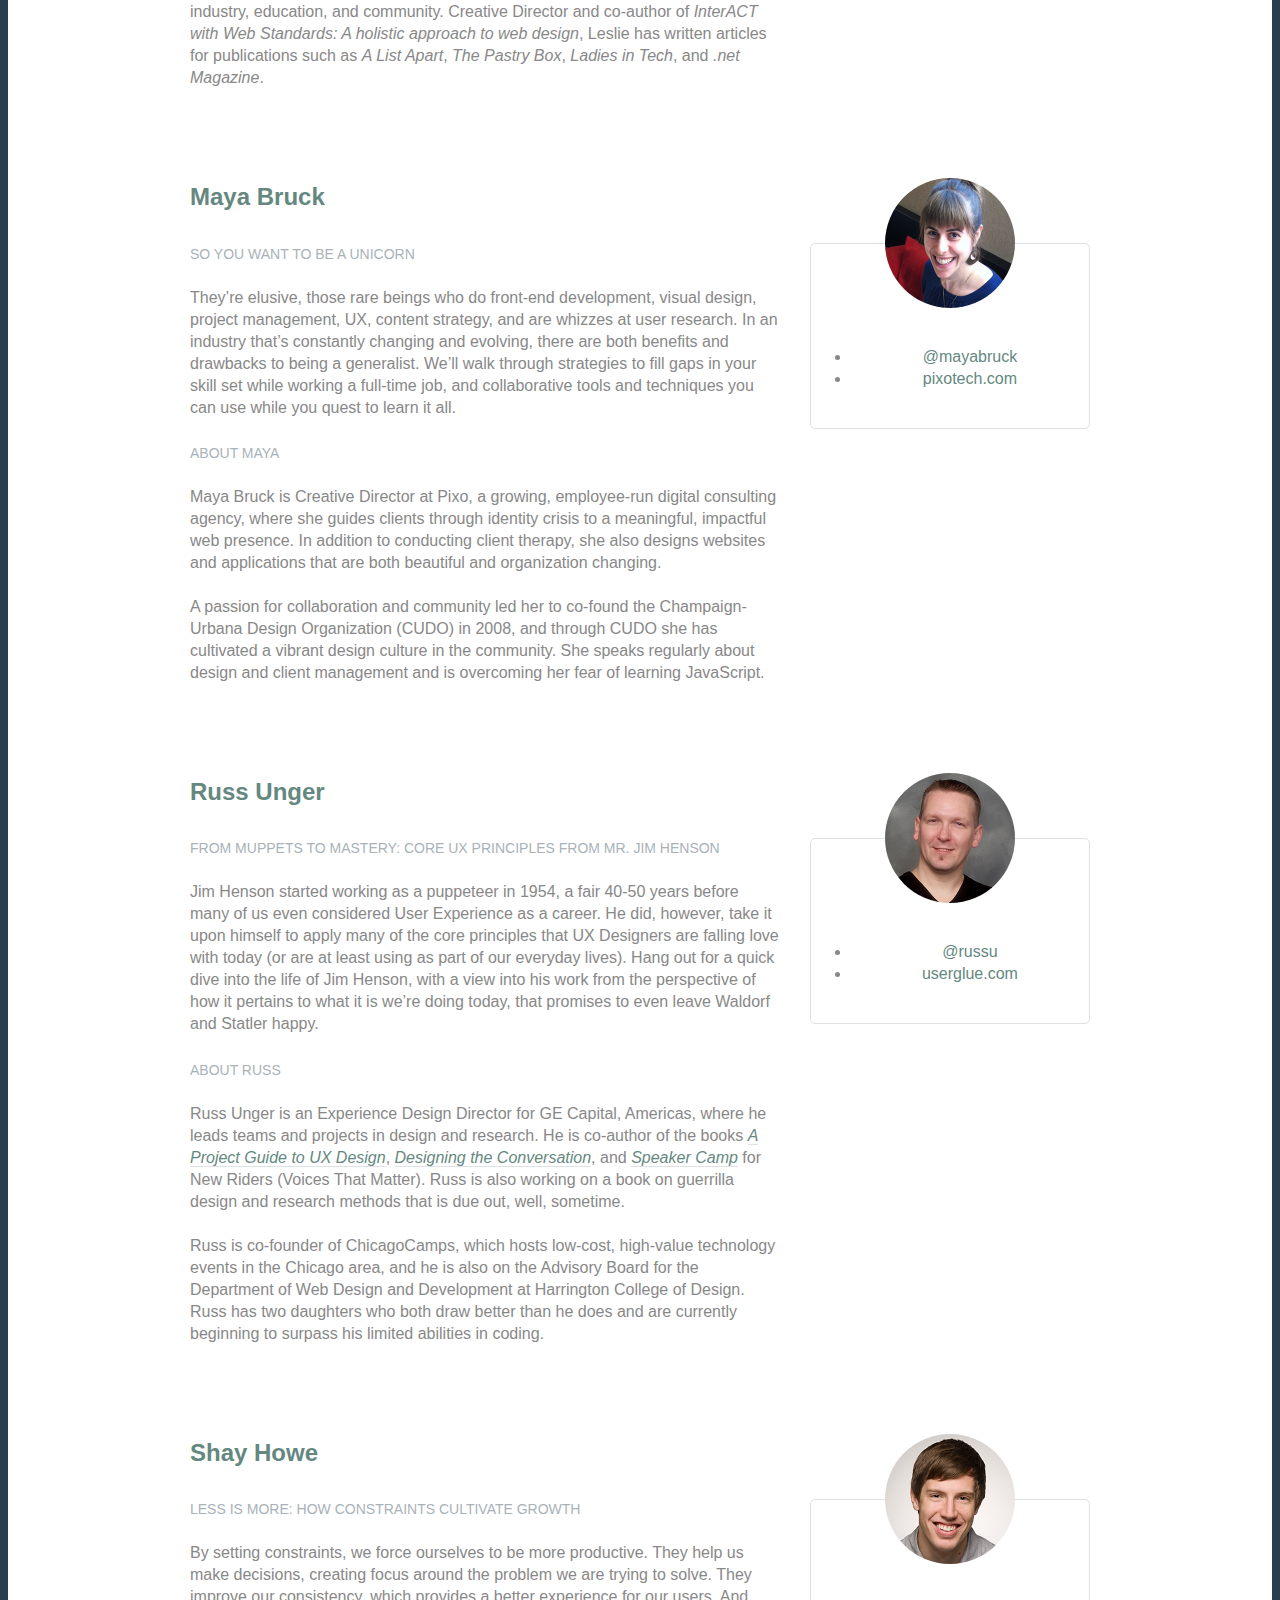
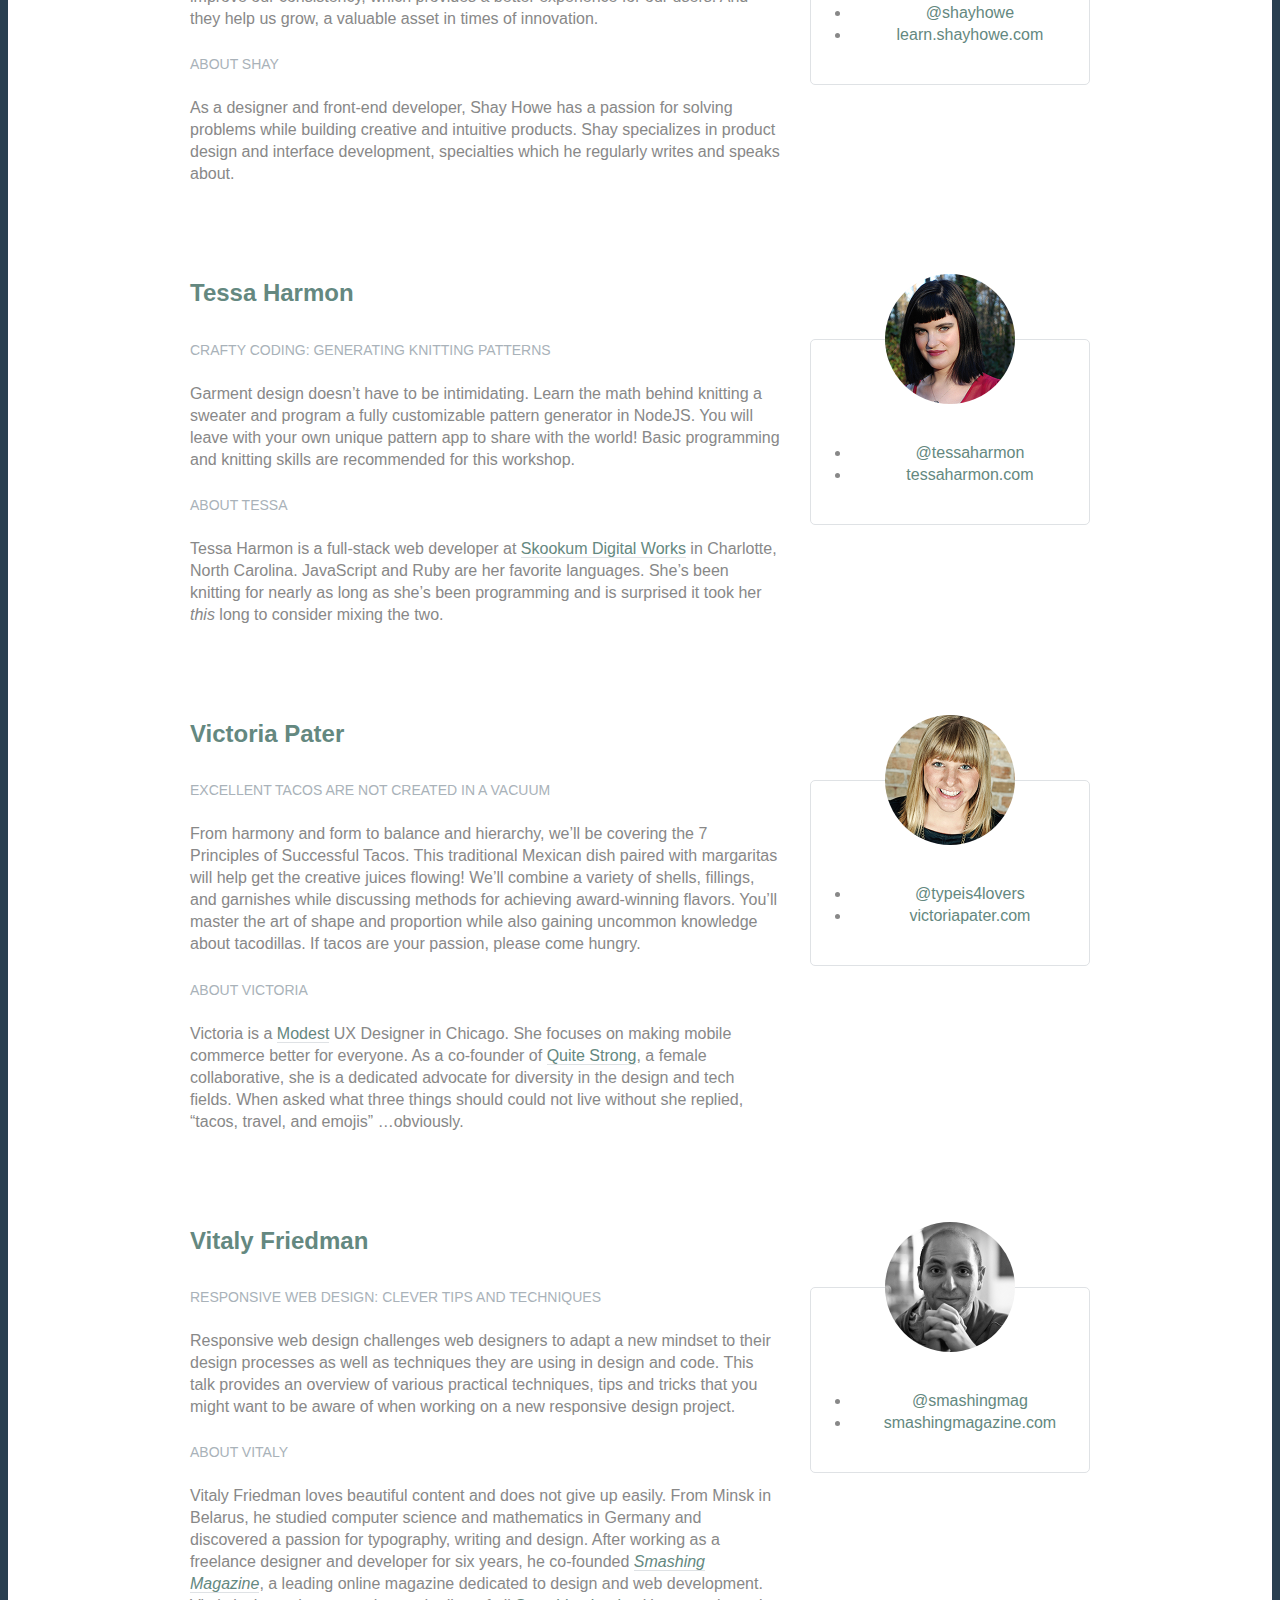
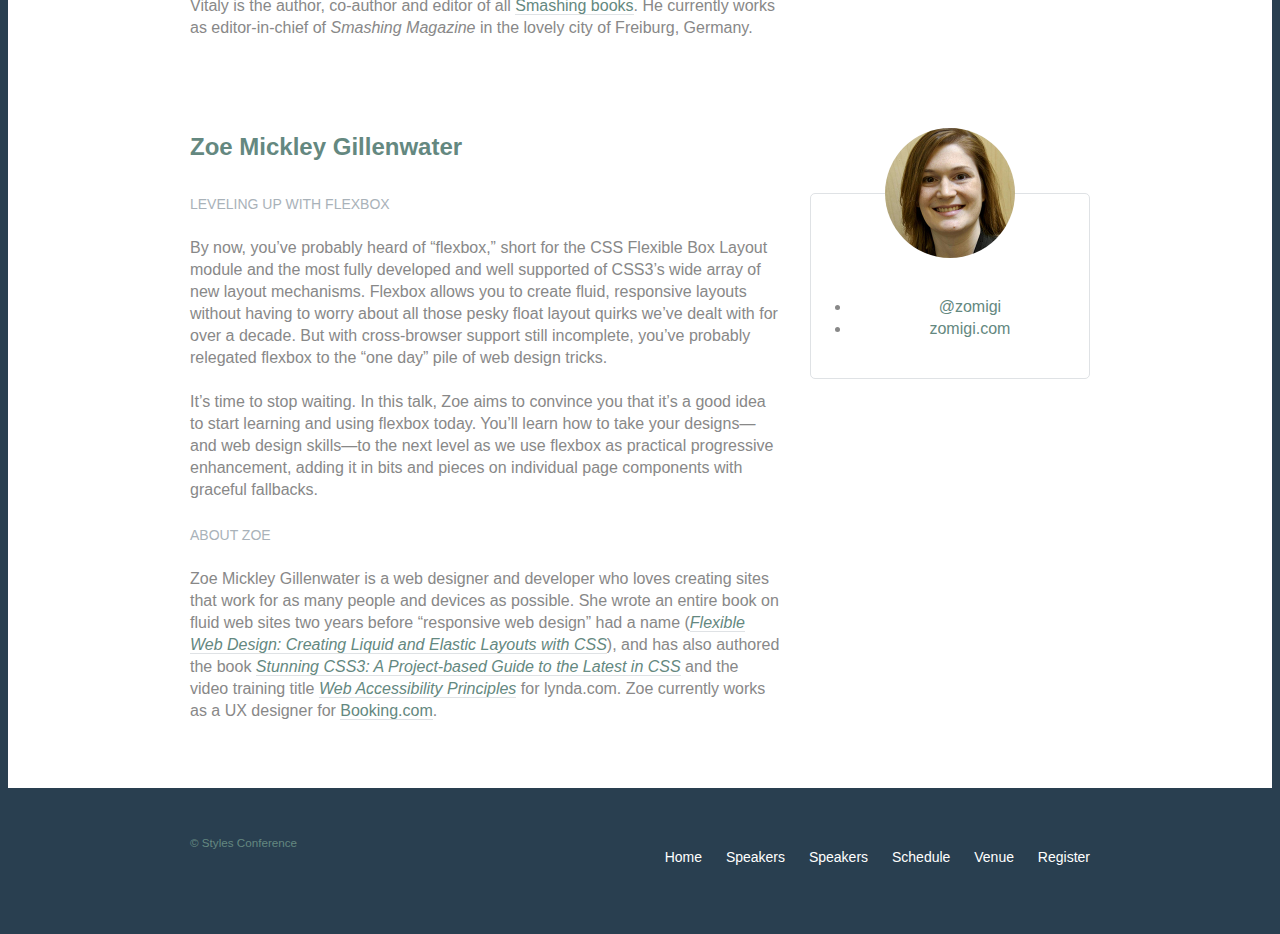
<file: speakers.html>
<!DOCTYPE html>
<html lang="en">

<head>
  <meta charset="utf-8">
  <title>Speakers - Styles Conference</title>
  <link rel="stylesheet" href="assets/stylesheets/styles.css">
</head>

<body>

  <!-- Header -->

  <header class="primary-header container group">

    <h1 class="logo">
      <a href="index.html">Styles <br> Conference</a>
    </h1>

    <h3 class="tagline">August 24&ndash;26th &mdash; Chicago, IL</h3>

    <nav class="nav primary-nav">
      <ul>
        <li><a href="index.html">Home</a></li>
        <!--
        -->
        <li><a href="speakers.html">Speakers</a></li>
        <!--
        -->
        <li><a href="schedule.html">Schedule</a></li>
        <!--
        -->
        <li><a href="venue.html">Venue</a></li>
        <!--
        -->
        <li><a href="register.html">Register</a></li>
      </ul>
    </nav>

  </header>

  <!-- Main content -->


  <section class="row-alt">
    <div class="lead container">

      <h1>Speakers</h1>

      <p>We&#8217;re happy to welcome over twenty speakers to present on the industry&#8217;s latest technologies.
        Prepare
        for an inspiration extravaganza.</p>

    </div>
  </section>

  <!-- Main content -->

  <section class="row">
    <div class="grid">

      <!-- Aaron Irizarry -->

      <section class="speaker" id="aaron-irizarry">

        <div class="col-2-3">

          <h2>Aaron Irizarry</h2>
          <h5>Designing a Culture of Design</h5>

          <p>Workplace culture doesn&#8217;t start with beanbags, foosball tables, or a beer fridge, and it
            doesn&#8217;t
            end with neckties, PCs, or big corporations. It&#8217;s the unwritten rules, behavior, beliefs, and the
            motivations that enable good work to get done, or it&#8217;s what stifles a workforce. For design to be most
            effective and for designers to feel valued, we need to work in a culture that embraces design and allows it
            to
            succeed.</p>

          <p>In Aaron&#8217;s session he will explore how to recognize the traits of organizations that *get* design,
            both
            large and small. He will share what those teams, departments, and companies have that others don&#8217;t,
            and
            more importantly, how to begin to change your own workplace&#8217;s culture. Once you&#8217;ve worked within
            a
            culture of design it&#8217;s almost impossible to imagine yourself anywhere else.</p>

          <h5>About Aaron</h5>

          <p>Aaron Irizarry is a Senior Product Designer for Nasdaq OMX, a lover of heavy metal, a foodie, and a master
            of
            BBQ arts. You can find some of his thoughts and presentations on the conversation surrounding design over at
            <a href="http://www.discussingdesign.com/">discussingdesign.com</a>.</p>

        </div><!--

            --><aside class="col-1-3">
          <div class="speaker-info">

            <img src="assets/images/speakers/aaron-irizarry.jpg" alt="Aaron Irizarry">

            <ul>
              <li><a href="https://twitter.com/aaroni">@aaroni</a></li>
              <li><a href="http://www.thisisaaronslife.com/">thisisaaronslife.com</a></li>
            </ul>

          </div>
        </aside>

      </section>

      <!-- Adam Connor -->

      <section class="speaker" id="adam-connor">

        <div class="col-2-3">

          <h2>Adam Connor</h2>
          <h5>Lights! Camera! Interaction! Design Inspiration from Filmmakers</h5>

          <p>Films succeed in evoking responses and engaging audiences only with a combination of well-written narrative
            and effective storytelling technique. It&#8217;s the filmmaker&#8217;s job to put this together. To do so
            they&#8217;ve developed processes, tools and techniques that allow them to focus attention, emphasize
            information, foreshadow and produce the many elements that together comprise a well-told story.</p>

          <p>With this workshop, we&#8217;ll revisit the topic of using stories in design and expand on the technical
            aspects used in film to communicate. We&#8217;ll look at some tools used in film, such as cinematic
            patterns,
            beat sheets, and storyboards. We&#8217;ll consider why they&#8217;re used and how we might look to them for
            inspiration.</p>

          <h5>About Adam</h5>

          <p>Adam Connor is a designer, illustrator and speaker passionate about collaboration, communication,
            creativity
            and storytelling. As an Experience Design Director with Mad*Pow, Adam combines 10+ years of experience in
            interaction and experience design with a background in computer science, film, and animation to create
            effective and easy-to-use digital products and services. He believes that no matter how utilitarian a tool
            is,
            at the core of its creation lies a story; uncovering that story is key to its success. Occasionally, he
            shares
            his perspectives on design at <a href="http://adamconnor.com/">adamconnor.com</a> and <a
              href="http://www.discussingdesign.com/">discussingdesign.com</a>.</p>

        </div><!--

            --><aside class="col-1-3">
          <div class="speaker-info">

            <img src="assets/images/speakers/adam-connor.jpg" alt="Adam Conor">

            <ul>
              <li><a href="https://twitter.com/adamconnor">@adamconnor</a></li>
              <li><a href="http://adamconnor.com/">adamconnor.com</a></li>
            </ul>

          </div>
        </aside>

      </section>

      <!-- AJ Self -->

      <section class="speaker" id="aj-self">

        <div class="col-2-3">

          <h2>AJ Self</h2>
          <h5>(You Should Be) Testing Your JavaScript</h5>

          <p>JavaScript applications frequently utilize battle-tested libraries like jQuery, AngularJS, Backbone.js and
            more, but how can we be sure that our code is ready for production? This talk will share tips on how writing
            tests can be written easily and quickly and how to remove buggy code through testing.</p>

          <h5>About AJ</h5>

          <p>AJ is a software engineer specializing in JavaScript working at Belly in Chicago. Lately he has been
            writing
            applications with AngularJS and loving it. When not coding he is out loving the outdoors with his dog,
            Sunshine.</p>

        </div><!--

            --><aside class="col-1-3">
          <div class="speaker-info">
            <img src="assets/images/speakers/aj-self.jpg" alt="Aj Self">
            <ul>
              <li><a href="https://twitter.com/ajself">@ajself</a></li>
              <li><a href="http://www.ajself.com/">ajself.com</a></li>
            </ul>

          </div>
        </aside>

      </section>

      <!-- Arman Ghosh -->

      <section class="speaker" id="arman-ghosh">

        <div class="col-2-3">

          <h2>Arman Ghosh</h2>
          <h5>Designing Deals: How Good Design Drives Sales</h5>

          <p>Perception influences decisions, especially when it comes to selling products and services. Learn why
            before
            you even start sales conversations; good, thoughtful design and presentation will define you and your
            ability
            to close deals.</p>

          <h5>About Arman</h5>

          <p>Arman is an entrepreneur who has his roots planted in building aggressive sales and revenue-generating
            teams.
            Having built out national sales and operations teams in the B2B and consumer spaces, his focus has been
            driving aggressive growth for technology-based companies. He has an extensive operating background and has
            built a career disrupting sales processes and approaches with companies doing the same in their respective
            technology spaces.</p>

        </div><!--

            --><aside class="col-1-3">
          <div class="speaker-info">
            <img src="assets/images/speakers/arman-ghosh.jpg" alt="Arman Ghosh">
            <ul>
              <li><a href="https://twitter.com/armanghosh">@armanghosh</a></li>
            </ul>

          </div>
        </aside>

      </section>

      <!-- Bermon Painter -->

      <section class="speaker" id="bermon-painter">

        <div class="col-2-3">

          <h2>Bermon Painter</h2>
          <h5>Death to Wireframes: Long Live Rapid Prototyping</h5>

          <p>Static wireframes are a drag on the whole design process. Prototyping makes things a little better by
            allowing you to stitch together static wireframes or mockups while adding basic interactions. Rapid
            prototyping with HTML, CSS, and JavaScript is even better and faster; it increases collaboration and
            improves
            the iteration process. Kill your wireframes. Long live rapid prototyping.</p>

          <h5>About Bermon</h5>

          <p>Bermon is the organizer of various community groups for user experience designers and front-end developers,
            and the organizer of Blend Conference, a three-day, multi-track event for user experience strategists,
            designers and developers. He also leads the user experience team for Cardinal Solutions&#8217; Charlotte
            office, where he consults with large enterprise clients on interesting problems across user experience,
            design
            and front-end development.</p>

        </div><!--

            --><aside class="col-1-3">
          <div class="speaker-info">
            <img src="assets/images/speakers/bermon-painter.jpg" alt="Bermon Painter">
            <ul>
              <li><a href="https://twitter.com/bermonpainter">@bermonpainter</a></li>
              <li><a href="http://bermonpainter.com/">bermonpainter.com</a></li>
            </ul>

          </div>
        </aside>

      </section>

      <!-- Brad Smith -->

      <section class="speaker" id="brad-smith">

        <div class="col-2-3">

          <h2>Brad Smith</h2>
          <h5>What Designers and Strategists Can Learn from Dick Fosbury</h5>

          <p>Dick Fosbury is an American track and field athlete who challenged the conventional approach to the high
            jump
            with an unorthodox &#8220;back first&#8221; technique that became known as the Fosbury Flop. His innovative
            approach to a sport that seemed to have reached its limits was ridiculed at first, with sportswriters
            labeling
            him &#8220;the world&#8217;s laziest high jumper&#8221; &#8212; but today variations of the Fosbury Flop are
            used by almost every high jumper.</p>

          <p>We need to challenge conventions, too. Many of the design conventions used in web, mobile and device
            interfaces have evolved from systems and processes that no longer connect with our audiences&#8217;
            realities:
            a floppy disk as a metaphor to &#8220;save&#8221; information, push buttons as control devices and
            typography
            standards derived from mechanical typesetting.</p>

          <p>As designers and strategists, we need to think like Dick Fosbury, to deconstruct analogues, and to free
            ourselves from outdated ideas so that we can develop the new interfaces and interactions of the future.</p>

          <h5>About Brad</h5>

          <p>Brad Smith is executive director for WebVisions, a conference that explores the future of the web. Most
            recently he launched &#8220;The Institute for Social Good,&#8221; an organization that connects non-profits
            with volunteers willing to spend a day building awesome web and mobile apps to change the world for the
            better.</p>

        </div><!--

            --><aside class="col-1-3">
          <div class="speaker-info">
            <img src="assets/images/speakers/brad-smith.jpg" alt="Brad Smith">
            <ul>
              <li><a href="http://www.webvisionsevent.com/">webvisionsevent.com</a></li>
              <li><a href="http://www.instituteforsocialgood.org/">instituteforsocialgood.org</a></li>
            </ul>

          </div>
        </aside>

      </section>

      <!-- Candi Lemoine -->

      <section class="speaker" id="candi-lemoine">

        <div class="col-2-3">

          <h2>Candi Lemoine</h2>
          <h5>Making Remote Development Work</h5>

          <p>It&#8217;s not uncommon for developers and designers to work from home. There are also a few companies that
            have multiple offices. Working for a business that spans three different time zones, Candi Lemoine will show
            how you make cross-office collaboration work. She will suggest various helpful tools because constant
            communication is key.</p>

          <h5>About Candi</h5>

          <p>Candi Lemoine is a User Interface Developer at Dominion Marine Media as well as a Customer Advocate at A
            Book
            Apart. Aside from researching about user experience and design patterns, she also loves mentoring college
            students about the front-end side of the web. She also enjoys participating in hackathons with other
            co-workers and students.</p>

        </div><!--

            --><aside class="col-1-3">
          <div class="speaker-info">
            <img src="assets/images/speakers/candi-lemoine.jpg" alt="Candi Lemoine">
            <ul>
              <li><a href="https://twitter.com/candicodeit">@candicodeit</a></li>
              <li><a href="http://candicode.it/">candicode.it</a></li>
            </ul>

          </div>
        </aside>

      </section>

      <!-- Carolyn Chandler -->

      <section class="speaker" id="carolyn-chandler">

        <div class="col-2-3">

          <h2>Carolyn Chandler</h2>
          <h5>The Business of Play</h5>

          <p>Play isn&#8217;t just for kids and heavy gamers. Anyone with a Foursquare account knows that &#8211; and
            the
            stickiness of a badge and a leaderboard. But a good, playful user experience isn&#8217;t about those surface
            elements either &#8211; it&#8217;s about creating an environment with well-understood rules, meaningful
            objectives, and a sense of fun. Whether you&#8217;re trying to encourage people &#8211; or yourself &#8211;
            to
            save money or to lose weight, a focus on game mechanics and play could be the trump card you&#8217;re
            looking
            for.</p>

          <h5>About Carolyn</h5>

          <p>Carolyn Chandler has been working in the field of User Experience Design for over 14 years. She was an
            adjunct professor at DePaul University and is the UX Design Instructor at The Starter League, where she
            first
            developed her activity-based approach for teaching core design concepts. Carolyn is the co-founder of The
            School for Digital Craftsmanship and co-author of two books, <cite>A Project Guide to UX Design</cite> and
            <cite>Adventures in Experience Design</cite>.</p>

        </div><!--

            --><aside class="col-1-3">
          <div class="speaker-info">
            <img src="assets/images/speakers/carolyn-chandler.jpg" alt="Carolyn Chandler">
            <ul>
              <li><a href="https://twitter.com/chanan">@chanan</a></li>
              <li><a href="http://www.dhalo.com/">dhalo.com</a></li>
            </ul>

          </div>
        </aside>

      </section>

      <!-- Chris Mills -->

      <section class="speaker" id="chris-mills">

        <div class="col-2-3">

          <h2>Chris Mills</h2>
          <h5>Heavy Metal Coding</h5>

          <p>In this unconventional talk, Chris Mills will encourage you to pick up some drum sticks in addition to your
            laptop, and beat out a rhythm of learning &#8211; both of code and drum beats! You&#8217;ll learn basic
            JavaScript and CSS, plus beginner&#8217;s heavy metal drum patterns. The two are a marriage made in heaven,
            as
            nothing is a better antidote to code frustration than beating seven shades of **** out of a drum kit.</p>

          <h5>About Chris</h5>

          <p>Chris Mills is a Senior Tech Writer at Mozilla, where he writes docs and demos about open web apps, Firefox
            OS and related subjects. He loves tinkering around with HTML, CSS, JavaScript and other web technologies,
            and
            gives occasional tech talks at conferences and universities.</p>

        </div><!--

            --><aside class="col-1-3">
          <div class="speaker-info">
            <img src="assets/images/speakers/chris-mills.jpg" alt="Chris Mills">
            <ul>
              <li><a href="https://twitter.com/chrisdavidmills">@chrisdavidmills</a></li>
              <li><a href="https://developer.mozilla.org/">developer.mozilla.org</a></li>
            </ul>

          </div>
        </aside>

      </section>

      <!-- Dan Denney -->

      <section class="speaker" id="dan-denney">

        <div class="col-2-3">

          <h2>Dan Denney</h2>
          <h5>Creating HTML Emails Can Be Fun</h5>

          <p>In this presentation Dan will share techniques on how to send awesome messages using CSS, media queries and
            everyone&#8217;s favorite HTML element: tables. The fun part comes in the tools available for automation and
            testing to make it feel less like 1999.</p>

          <h5>About Dan</h5>

          <p>Dan is a front-end dev at Envy Labs, where he works on client projects and Code School. He has been called
            a
            &#8220;seriously good copy and paster&#8221; and he puts those skills to use as he spends his days learning,
            unlearning and relearning how to build things for the web.</p>

        </div><!--

            --><aside class="col-1-3">
          <div class="speaker-info">
            <img src="assets/images/speakers/dan-denney.jpg" alt="Dan Denney">
            <ul>
              <li><a href="https://twitter.com/dandenney">@dandenney</a></li>
              <li><a href="http://dandenney.com/">dandenney.com</a></li>
            </ul>

          </div>
        </aside>

      </section>

      <!-- Darby Frey -->

      <section class="speaker" id="darby-frey">

        <div class="col-2-3">

          <h2>Darby Frey</h2>
          <h5>Building a Mobile Layout</h5>

          <p>Designing for mobile is challenging. With the ever-changing landscape of devices and screen sizes, there is
            no way to predict every possible canvas we will be designing for. Luckily, there are a few tools at our
            disposal that allow us to be confident in our designs.</p>

          <p>In this session we will introduce some of these tools and dive into some code to see how they can be used
            to
            create designs that look great on any device.</p>

          <h5>About Darby</h5>

          <p>Darby Frey is a software engineer and consultant who has worked on web and mobile applications for many
            clients including Groupon, Toyota, Paramount Pictures and others. Currently he is working with Belly in
            Chicago to create the world&#8217;s best customer loyalty platform. He can be found on Twitter at <a
              href="https://twitter.com/darbyfrey">@darbyfrey</a>.</p>

        </div><!--

            --><aside class="col-1-3">
          <div class="speaker-info">
            <img src="assets/images/speakers/darby-frey.jpg" alt="Darby Frey">
            <ul>
              <li><a href="https://twitter.com/darbyfrey">@darbyfrey</a></li>
              <li><a href="http://darbyfrey.com/">darbyfrey.com</a></li>
            </ul>

          </div>
        </aside>

      </section>

      <!-- Erica Decker -->

      <section class="speaker" id="erica-decker">

        <div class="col-2-3">

          <h2>Erica Decker</h2>
          <h5>What Disney Can Teach You about User Experience Design</h5>

          <p>From the creation of the 1937 film <cite>Snow White and the Seven Dwarves</cite>, to newer animated films
            such as <cite>The Princess and the Frog</cite>, to the branded &#8220;Wonderful World of Disney&#8221;
            itself,
            the Disney empire has been built upon a design ecosystem. Each film, theme park, or cruise shares a holistic
            view of a perfect world across time and cultures. Within each experience, the same beloved character traits
            are highlighted, similar visual and animation styles are used, and the same story and musical techniques are
            leveraged to bring the audience to an emotional place. This helps make the user experience familiar and
            nostalgic, and lightens the audience&#8217;s cognitive load to promote enjoyment. Join Erica as she
            highlights
            Disney&#8217;s user experience techniques and outlines how you can use them to design an ecosystem that will
            leave behind a lasting legacy, even while waiting in an extremely long line.</p>

          <h5>About Erica</h5>

          <p>Erica Decker is a designer, developer, and speaker with a passion for technology, challenges, and all
            things
            design. She believes that fast-paced, iterative, holistic design is the best way to drive product
            innovation,
            and can support that belief with a lot of evidence. She has designed engaging digital experiences for
            Fortune
            500 companies, non-profits, and upcoming companies alike, and is currently writing this bio while referring
            to
            herself in the third person.</p>

        </div><!--

            --><aside class="col-1-3">
          <div class="speaker-info">
            <img src="assets/images/speakers/erica-decker.jpg" alt="Erica Decker">
            <ul>
              <li><a href="http://ericadecker.com/">ericadecker.com</a></li>
            </ul>

          </div>
        </aside>

      </section>

      <!-- Estelle Weyl -->

      <section class="speaker" id="estelle-weyl">

        <div class="col-2-3">

          <h2>Estelle Weyl</h2>
          <h5>Select This!</h5>

          <p>Pick an element, any element. Style it. Manipulate it. No IDs. No classes. No jQuery necessary. Learn all
            the
            new features of selectors in CSS and JavaScript hat enable you to select this DOM node, that DOM node, and
            even an imaginary DOM node based on attributes, relation to other elements, location in the DOM, or just an
            element&#8217;s mere existence.</p>

          <h5>About Estelle</h5>

          <p><a href="https://twitter.com/estellevw">Estelle Weyl</a> is an internationally published author (<cite><a
                href="http://shop.oreilly.com/product/0636920021711.do">Mobile HTML5</a></cite>, <cite><a
                href="http://shop.oreilly.com/product/0636920018063.do">HTML5: The Definitive Guide</a></cite> and
            <cite><a href="http://shop.oreilly.com/product/9780980846904.do">HTML5 and CSS3 for the Real
                World</a></cite>), speaker, trainer, and consultant. Estelle shares esoteric tidbits learned while
            programming CSS, JavaScript and HTML, provides tutorials and detailed grids of CSS3 and HTML5 browser
            support
            at <a href="http://www.standardista.com/">Standardista</a>. Her tutorials and workshops are available on <a
              href="http://estelle.github.io/">GitHub</a>.</p>

        </div><!--

            --><aside class="col-1-3">
          <div class="speaker-info">
            <img src="assets/images/speakers/estelle-weyl.jpg" alt="Estelle Weyl">
            <ul>
              <li><a href="https://twitter.com/estellevw">@estellevw</a></li>
              <li><a href="http://standardista.com/">standardista.com</a></li>
            </ul>

          </div>
        </aside>

      </section>

      <!-- Jen Myers -->

      <section class="speaker" id="jen-myers">

        <div class="col-2-3">

          <h2>Jen Myers</h2>
          <h5>Teaching Our CSS to Play Nice</h5>

          <p>Talk abstract: As our websites, applications and teams grow larger and more complicated, so does our CSS.
            Before we know it, we find ourselves no longer with cute little stylesheets, but sprawling, surly teenaged
            CSS
            that doesn&#8217;t always play nice with others. We need to learn how to manage and optimize our CSS no
            matter
            how large the project or diverse the team. If we start early, we can use best practices and tools to raise
            full-grown stylesheets any designer or developer would be happy to work with.</p>

          <h5>About Jen</h5>

          <p>Jen Myers is a web designer/developer and part of the instructor team at Dev Bootcamp in Chicago. In 2011,
            she founded the Columbus, Ohio chapter of Girl Develop It, an organization that provides introductory coding
            classes aimed at women, and she currently co-leads the Girl Develop It Chicago chapter. She speaks regularly
            about design, development and diversity, and focuses on finding new ways to make both technology and
            technology education accessible to everyone.</p>

        </div><!--

            --><aside class="col-1-3">
          <div class="speaker-info">
            <img src="assets/images/speakers/jen-myers.jpg" alt="Jen Myers">
            <ul>
              <li><a href="https://twitter.com/antiheroine">@antiheroine</a></li>
              <li><a href="http://jenmyers.net/">jenmyers.net</a></li>
            </ul>

          </div>
        </aside>

      </section>

      <!-- Jenn Downs -->

      <section class="speaker" id="jenn-downs">

        <div class="col-2-3">

          <h2>Jenn Downs</h2>
          <h5>What&#8217;s Stopping You?</h5>

          <p>Creating in the face of negativity, fear, health problems, and your inner critic can at times feel
            impossible. Let&#8217;s face our fears together, name these problems and break them down, silence our inner
            critics, and talk about when it&#8217;s time to take a break or let go of a project for good.</p>

          <h5>About Jenn</h5>

          <p>Jenn Downs swung her way through the jungle at MailChimp from support to tech writing to UX Design
            Research.
            After six years she&#8217;s been bitten by the entrepreneurship bug and she is now the Business/Tech Manager
            for Carpenter Koby Downs in Atlanta. Never one to only do one thing at a time, Jenn is also doing freelance
            email marketing and UX work on the side.</p>

          <p>Outside of loving the web, Jenn is a songwriter and loves Rock and Roll!</p>

        </div><!--

            --><aside class="col-1-3">
          <div class="speaker-info">
            <img src="assets/images/speakers/jenn-downs.jpg" alt="Jenn Downs">
            <ul>
              <li><a href="https://twitter.com/beparticular">@beparticular</a></li>
              <li><a href="http://beparticular.com/">beparticular.com</a></li>
            </ul>

          </div>
        </aside>

      </section>

      <!-- Jennifer Jones -->

      <section class="speaker" id="jennifer-jones">

        <div class="col-2-3">

          <h2>Jennifer Jones</h2>
          <h5>What Designers Can Learn from Parenting</h5>

          <p>That first client meeting may not feel as warm and fulfilling as the first time you hold your newborn
            child,
            but consider the similarities.</p>

          <p>You know each other but have never met. As the relationship grows you will have to rely on your experiences
            and education to gently guide them while allowing flexibility for projects to change and evolve. It&#8217;s
            not your job to control everything, but if you are successful you will create a well-rounded piece that
            everyone involved can love.</p>

          <h5>About Jennifer</h5>

          <p>Jennifer Jones is an event coordinator for the WebVisions Conference and also co-authors a blog with her
            teenage daughter. She and her family live in Portland, Oregon where she balances work, parenting and any
            other
            life challenge with honesty, humor and liquor.</p>

        </div><!--

            --><aside class="col-1-3">
          <div class="speaker-info">
            <img src="assets/images/speakers/jennifer-jones.jpg" alt="Jennifer Jones">
            <ul>
              <li><a href="https://twitter.com/Foerocious">@foerocious</a></li>
              <li><a href="http://crampedconversations.com/">crampedconversations.com</a></li>
            </ul>

          </div>
        </aside>

      </section>

      <!-- Leslie Jensen-Inman -->

      <section class="speaker" id="leslie-jensen-inman">

        <div class="col-2-3">

          <h2>Dr. Leslie Jensen-Inman</h2>
          <h5>Designing to Learn</h5>

          <p>We&#8217;ve reached a point where non-designers understand the value of design. This has led to an increase
            in demand for design talent. In the past, we would have turned to institutions of higher education to help
            us
            find new talent; however, today&#8217;s graduates often finish school without the skills they need to thrive
            in a professional design setting.</p>

          <p>There is a massive gap between what students learn and what industry needs. This skills gap leaves
            graduates
            unable to find jobs and hiring companies unable to find talent. How we approach this challenge will affect
            the
            continued relevance and value of design.</p>

          <h5>About Leslie</h5>

          <p><a href="http://www.jenseninman.com">Dr. Leslie Jensen-Inman</a> is a designer, speaker, author, and
            educator. Leslie is co-founder of the user experience design school <a
              href="http://www.centercentre.com">Center Centre</a>, where she connects industry, education, and
            community.
            Creative Director and co-author of <cite>InterACT with Web Standards: A holistic approach to web
              design</cite>, Leslie has written articles for publications such as <cite>A List Apart</cite>, <cite>The
              Pastry Box</cite>, <cite>Ladies in Tech</cite>, and <cite>.net Magazine</cite>.</p>

        </div><!--

            --><aside class="col-1-3">
          <div class="speaker-info">
            <img src="assets/images/speakers/leslie-jensen-inman.jpg" alt="Leslie Jensen-Inman">
            <ul>
              <li><a href="https://twitter.com/jenseninman">@jenseninman</a></li>
              <li><a href="http://unicorninstitute.com/">unicorninstitute.com</a></li>
            </ul>

          </div>
        </aside>

      </section>

      <!-- Maya Bruck -->

      <section class="speaker" id="maya-bruck">

        <div class="col-2-3">

          <h2>Maya Bruck</h2>
          <h5>So You Want to Be a Unicorn</h5>

          <p>They&#8217;re elusive, those rare beings who do front-end development, visual design, project management,
            UX,
            content strategy, and are whizzes at user research. In an industry that&#8217;s constantly changing and
            evolving, there are both benefits and drawbacks to being a generalist. We&#8217;ll walk through strategies
            to
            fill gaps in your skill set while working a full-time job, and collaborative tools and techniques you can
            use
            while you quest to learn it all.</p>

          <h5>About Maya</h5>

          <p>Maya Bruck is Creative Director at Pixo, a growing, employee-run digital consulting agency, where she
            guides
            clients through identity crisis to a meaningful, impactful web presence. In addition to conducting client
            therapy, she also designs websites and applications that are both beautiful and organization changing.</p>

          <p>A passion for collaboration and community led her to co-found the Champaign-Urbana Design Organization
            (CUDO)
            in 2008, and through CUDO she has cultivated a vibrant design culture in the community. She speaks regularly
            about design and client management and is overcoming her fear of learning JavaScript.</p>

        </div><!--

            --><aside class="col-1-3">
          <div class="speaker-info">
            <img src="assets/images/speakers/maya-bruck.jpg" alt="Maya Bruck">
            <ul>
              <li><a href="https://twitter.com/mayabruck">@mayabruck</a></li>
              <li><a href="http://pixotech.com/">pixotech.com</a></li>
            </ul>

          </div>
        </aside>

      </section>

      <!-- Russ Unger -->

      <section class="speaker" id="russ-unger">

        <div class="col-2-3">

          <h2>Russ Unger</h2>
          <h5>From Muppets to Mastery: Core UX Principles from Mr. Jim Henson</h5>

          <p>Jim Henson started working as a puppeteer in 1954, a fair 40-50 years before many of us even considered
            User
            Experience as a career. He did, however, take it upon himself to apply many of the core principles that UX
            Designers are falling love with today (or are at least using as part of our everyday lives). Hang out for a
            quick dive into the life of Jim Henson, with a view into his work from the perspective of how it pertains to
            what it is we&#8217;re doing today, that promises to even leave Waldorf and Statler happy.</p>

          <h5>About Russ</h5>

          <p>Russ Unger is an Experience Design Director for GE Capital, Americas, where he leads teams and projects in
            design and research. He is co-author of the books <cite><a href="http://projectuxd.com/">A Project Guide to
                UX
                Design</a></cite>, <cite><a href="http://www.designingtheconversation.com/">Designing the
                Conversation</a></cite>, and <cite><a href="http://speakercampbook.com/">Speaker Camp</a></cite> for New
            Riders (Voices That Matter). Russ is also working on a book on guerrilla design and research methods that is
            due out, well, sometime.</p>

          <p>Russ is co-founder of ChicagoCamps, which hosts low-cost, high-value technology events in the Chicago area,
            and he is also on the Advisory Board for the Department of Web Design and Development at Harrington College
            of
            Design. Russ has two daughters who both draw better than he does and are currently beginning to surpass his
            limited abilities in coding.</p>

        </div><!--

            --><aside class="col-1-3">
          <div class="speaker-info">
            <img src="assets/images/speakers/russ-unger.jpg" alt="Russ Unger">
            <ul>
              <li><a href="https://twitter.com/russu">@russu</a></li>
              <li><a href="http://www.userglue.com/">userglue.com</a></li>
            </ul>

          </div>
        </aside>

      </section>

      <!-- Shay Howe -->

      <section class="speaker" id="shay-howe">

        <div class="col-2-3">

          <h2>Shay Howe</h2>
          <h5>Less Is More: How Constraints Cultivate Growth</h5>

          <p>By setting constraints, we force ourselves to be more productive. They help us make decisions, creating
            focus
            around the problem we are trying to solve. They improve our consistency, which provides a better experience
            for our users. And they help us grow, a valuable asset in times of innovation.</p>

          <h5>About Shay</h5>

          <p>As a designer and front-end developer, Shay Howe has a passion for solving problems while building creative
            and intuitive products. Shay specializes in product design and interface development, specialties which he
            regularly writes and speaks about.</p>

        </div><!--

            --><aside class="col-1-3">
          <div class="speaker-info">

            <img src="assets/images/speakers/shay-howe.jpg" alt="Shay Howe">

            <ul>
              <li><a href="https://twitter.com/shayhowe">@shayhowe</a></li>
              <li><a href="http://learn.shayhowe.com/">learn.shayhowe.com</a></li>
            </ul>

          </div>
        </aside>

      </section>

      <!-- Tessa Harmon -->

      <section class="speaker" id="tessa-harmon">

        <div class="col-2-3">

          <h2>Tessa Harmon</h2>
          <h5>Crafty Coding: Generating Knitting Patterns</h5>

          <p>Garment design doesn&#8217;t have to be intimidating. Learn the math behind knitting a sweater and program
            a
            fully customizable pattern generator in NodeJS. You will leave with your own unique pattern app to share
            with
            the world! Basic programming and knitting skills are recommended for this workshop.</p>

          <h5>About Tessa</h5>

          <p>Tessa Harmon is a full-stack web developer at <a href="http://www.skookum.com/">Skookum Digital Works</a>
            in
            Charlotte, North Carolina. JavaScript and Ruby are her favorite languages. She&#8217;s been knitting for
            nearly as long as she&#8217;s been programming and is surprised it took her <em>this</em> long to consider
            mixing the two.</p>

        </div><!--

            --><aside class="col-1-3">
          <div class="speaker-info">
            <img src="assets/images/speakers/tessa-harmon.jpg" alt="Tessa Harmon">
            <ul>
              <li><a href="https://twitter.com/tessaharmon">@tessaharmon</a></li>
              <li><a href="http://tessaharmon.com/">tessaharmon.com</a></li>
            </ul>

          </div>
        </aside>

      </section>

      <!-- Victoria Pater -->

      <section class="speaker" id="victoria-pater">

        <div class="col-2-3">

          <h2>Victoria Pater</h2>
          <h5>Excellent Tacos Are Not Created in a Vacuum</h5>

          <p>From harmony and form to balance and hierarchy, we&#8217;ll be covering the 7 Principles of Successful
            Tacos.
            This traditional Mexican dish paired with margaritas will help get the creative juices flowing! We&#8217;ll
            combine a variety of shells, fillings, and garnishes while discussing methods for achieving award-winning
            flavors. You&#8217;ll master the art of shape and proportion while also gaining uncommon knowledge about
            tacodillas. If tacos are your passion, please come hungry.</p>

          <h5>About Victoria</h5>

          <p>Victoria is a <a href="http://www.modest.com/">Modest</a> UX Designer in Chicago. She focuses on making
            mobile commerce better for everyone. As a co-founder of <a href="http://quitestrong.com/">Quite Strong</a>,
            a
            female collaborative, she is a dedicated advocate for diversity in the design and tech fields. When asked
            what
            three things should could not live without she replied, &#8220;tacos, travel, and emojis&#8221;
            &#8230;obviously.</p>

        </div><!--

            --><aside class="col-1-3">
          <div class="speaker-info">
            <img src="assets/images/speakers/victoria-pater.jpg" alt="Victoria Pater">
            <ul>
              <li><a href="https://twitter.com/typeis4lovers">@typeis4lovers</a></li>
              <li><a href="http://victoriapater.com/">victoriapater.com</a></li>
            </ul>

          </div>
        </aside>

      </section>

      <!-- Vitaly Friedman -->

      <section class="speaker" id="vitaly-friedman">

        <div class="col-2-3">

          <h2>Vitaly Friedman</h2>
          <h5>Responsive Web Design: Clever Tips and Techniques</h5>

          <p>Responsive web design challenges web designers to adapt a new mindset to their design processes as well as
            techniques they are using in design and code. This talk provides an overview of various practical
            techniques,
            tips and tricks that you might want to be aware of when working on a new responsive design project.</p>

          <h5>About Vitaly</h5>

          <p>Vitaly Friedman loves beautiful content and does not give up easily. From Minsk in Belarus, he studied
            computer science and mathematics in Germany and discovered a passion for typography, writing and design.
            After
            working as a freelance designer and developer for six years, he co-founded <cite><a
                href="http://smashingmagazine.com/">Smashing Magazine</a></cite>, a leading online magazine dedicated to
            design and web development. Vitaly is the author, co-author and editor of all <a
              href="https://shop.smashingmagazine.com">Smashing books</a>. He currently works as editor-in-chief of
            <cite>Smashing Magazine</cite> in the lovely city of Freiburg, Germany.</p>

        </div><!--

            --><aside class="col-1-3">
          <div class="speaker-info">
            <img src="assets/images/speakers/vitaly-friedman.jpg" alt="Vitaly Friedman">
            <ul>
              <li><a href="https://twitter.com/smashingmag">@smashingmag</a></li>
              <li><a href="http://smashingmagazine.com/">smashingmagazine.com</a></li>
            </ul>

          </div>
        </aside>

      </section>

      <!-- Zoe Mickley Gillenwater -->

      <section id="zoe-mickley-gillenwater">

        <div class="col-2-3">

          <h2>Zoe Mickley Gillenwater</h2>
          <h5>Leveling Up with Flexbox</h5>

          <p>By now, you&#8217;ve probably heard of &#8220;flexbox,&#8221; short for the CSS Flexible Box Layout module
            and the most fully developed and well supported of CSS3&#8217;s wide array of new layout mechanisms. Flexbox
            allows you to create fluid, responsive layouts without having to worry about all those pesky float layout
            quirks we&#8217;ve dealt with for over a decade. But with cross-browser support still incomplete,
            you&#8217;ve
            probably relegated flexbox to the &#8220;one day&#8221; pile of web design tricks.</p>

          <p>It&#8217;s time to stop waiting. In this talk, Zoe aims to convince you that it&#8217;s a good idea to
            start
            learning and using flexbox today. You&#8217;ll learn how to take your designs—and web design skills—to the
            next level as we use flexbox as practical progressive enhancement, adding it in bits and pieces on
            individual
            page components with graceful fallbacks.</p>

          <h5>About Zoe</h5>

          <p>Zoe Mickley Gillenwater is a web designer and developer who loves creating sites that work for as many
            people
            and devices as possible. She wrote an entire book on fluid web sites two years before &#8220;responsive web
            design&#8221; had a name (<cite><a href="http://www.flexiblewebbook.com/">Flexible Web Design: Creating
                Liquid
                and Elastic Layouts with CSS</a></cite>), and has also authored the book <cite><a
                href="http://www.stunningcss3.com/">Stunning CSS3: A Project-based Guide to the Latest in CSS</a></cite>
            and the video training title <cite><a href="http://zomigi.com/publications/#pub-accessibility">Web
                Accessibility Principles</a></cite> for lynda.com. Zoe currently works as a UX designer for <a
              href="http://www.booking.com/">Booking.com</a>.</p>

        </div><!--

            --><aside class="col-1-3">
          <div class="speaker-info">
            <img src="assets/images/speakers/zoe-mickley-gillenwater.jpg" alt="Zoe Mickley Gillenwater">
            <ul>
              <li><a href="https://twitter.com/zomigi">@zomigi</a></li>
              <li><a href="http://zomigi.com/">zomigi.com</a></li>
            </ul>

          </div>
        </aside>

      </section>

    </div>
  </section>

  <!-- Footer -->

  <footer class="nav primary-footer container group">

    <small>&copy; Styles Conference</small>

    <nav class="nav">
      <ul>
        <li><a href="index.html">Home</a></li>
        <!--
            -->
        <li><a href="speakers.html">Speakers</a></li>
        <!--
            -->
        <li><a href="speakers.html">Speakers</a></li>
        <!--
            -->
        <li><a href="schedule.html">Schedule</a></li>
        <!--
            -->
        <li><a href="venue.html">Venue</a></li>
        <!--
            -->
        <li><a href="register.html">Register</a></li>
      </ul>
    </nav>

  </footer>

</body>

</html>
</file>
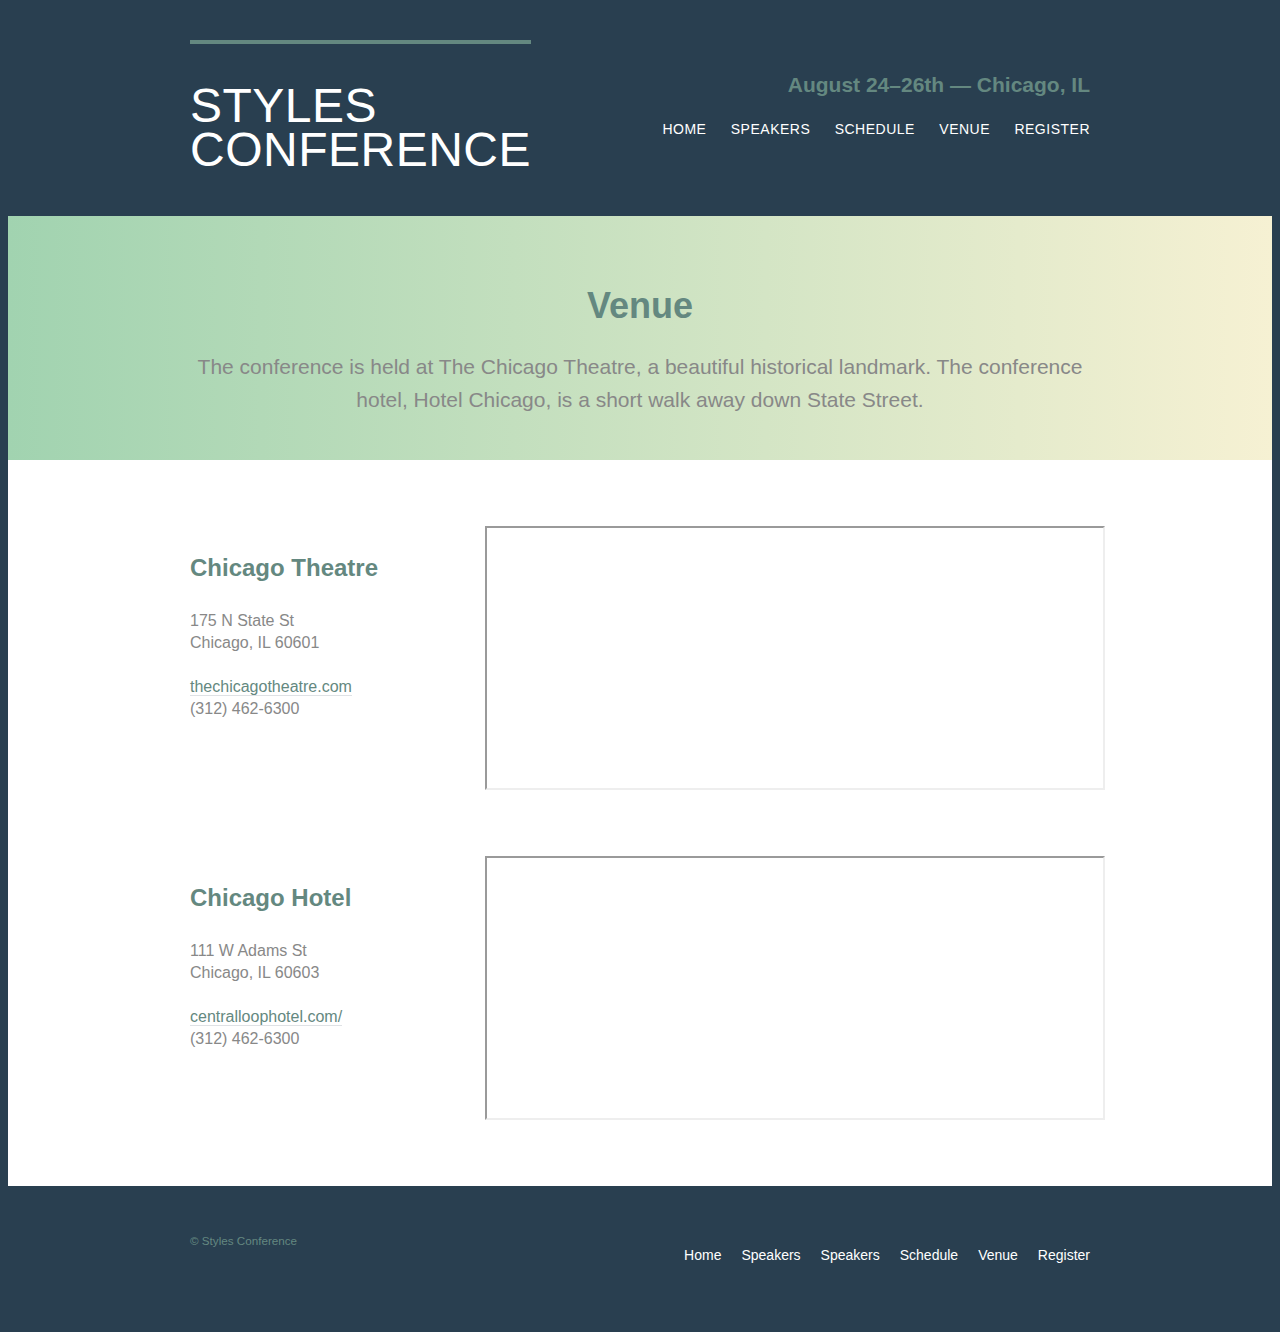
<file: venue.html>
<!DOCTYPE html>
<html lang="en">

<head>
  <meta charset="utf-8">
  <title>Venue - Styles Conference</title>
  <link rel="stylesheet" href="assets/stylesheets/styles.css">
</head>

<body>

  <!-- Header -->

  <header class="primary-header container group">

    <h1 class="logo">
      <a href="index.html">Styles <br> Conference</a>
    </h1>

    <h3 class="tagline">August 24&ndash;26th &mdash; Chicago, IL</h3>

    <nav class="nav primary-nav">
      <ul>
        <li><a href="index.html">Home</a></li>
        <!--
        -->
        <li><a href="speakers.html">Speakers</a></li>
        <!--
        -->
        <li><a href="schedule.html">Schedule</a></li>
        <!--
        -->
        <li><a href="venue.html">Venue</a></li>
        <!--
        -->
        <li><a href="register.html">Register</a></li>
      </ul>
    </nav>

  </header>

  <!-- Main content -->
  <section class="row-alt">
    <div class="lead container">

      <h1>Venue</h1>

      <p>The conference is held at The Chicago Theatre, a beautiful historical landmark. The conference hotel, Hotel
        Chicago, is a short walk away down State Street.</p>

    </div>
  </section>

  <section class="row">
    <div class="grid">
      <section class="venue-theatre">
        <div class="col-1-3">
          <h2>Chicago Theatre</h2>
          <p>175 N State St <br> Chicago, IL 60601</p>
          <p><a href="http://www.thechicagotheatre.com/">thechicagotheatre.com</a> <br> (312) 462-6300</p>
        </div><!--
        --><iframe class="venue-map col-2-3" src="https://www.google.com/maps/embed?pb=!1m5!3m3!1m2!1s0x880e2ca55810a493%3A0x4700ddf60fcbfad6!2schicago+theatre!5e0!3m2!1sen!2sus!4v1388701393606"></iframe>
      </section>
      <section class="venue-hotel">
        <div class="col-1-3">
          <h2>Chicago Hotel</h2>
          <p>111 W Adams St <br> Chicago, IL 60603</p>
          <p><a href="https://www.centralloophotel.com/">centralloophotel.com/</a> <br> (312) 462-6300</p>
        </div><!--
        --><iframe class="venue-map col-2-3" src="https://www.google.com/maps/embed?pb=!1m5!3m3!1m2!1s0x880e2ca55810a493%3A0x4700ddf60fcbfad6!2schicago+theatre!5e0!3m2!1sen!2sus!4v1388701393606"></iframe>
      </section>
    </div>
  </section>

  <!-- Footer -->

  <footer class="nav primary-footer container group">

    <small>&copy; Styles Conference</small>

    <nav class="nav">
      <ul>
        <li><a href="index.html">Home</a></li><!--
            --><li><a href="speakers.html">Speakers</a></li><!--
            --><li><a href="speakers.html">Speakers</a></li><!--
            --><li><a href="schedule.html">Schedule</a></li><!--
            --><li><a href="venue.html">Venue</a></li><!--
            --><li><a href="register.html">Register</a></li>
      </ul>
    </nav>

  </footer>

</body>

</html>
</file>
<file: assets/stylesheets/styles.css>
/*
  ========================================
  Custom styles
  ========================================
*/

body {
  background: #293f50;
  color: #888;
  font: 300 16px/22px "Lato", "Open Sans", "Helvetica Neue", Helvetica, Arial, sans-serif;
}

/*
  ========================================
  Grid
  ========================================
*/

*,
*:before,
*:after {
  -webkit-box-sizing: border-box;
  -moz-box-sizing: border-box;
  box-sizing: border-box;
}

.container,
.grid {
  margin: 0 auto;
  width: 960px;
}

.container {
  padding-left: 30px;
  padding-right: 30px;
}

.grid,
.col-1-3,
.col-2-3 {
  padding-left: 15px;
  padding-right: 15px;
}

.col-1-3,
.col-2-3 {
  display: inline-block;
  vertical-align: top;
}

.col-1-3 {
  width: 33.33%;
}

.col-2-3 {
  width: 66.66%;
}

/*
  ========================================
  Clearfix
  ========================================
*/

.group:before,
.group:after {
  content: "";
  display: table;
}

.group:after {
  clear: both;
}

.group {
  clear: both;
  *zoom: 1;
}

/*
  ========================================
  Rows
  ========================================
*/

.row,
.row-alt {
  min-width: 960px;
}

.row {
  background: #fff;
  padding: 66px 0 44px 0;
}

.row-alt {
  background: #cbe2c1;
  background: -webkit-linear-gradient(to right, #a1d3b0, #f6f1d3);
  background: -moz-linear-gradient(to right, #a1d3b0, #f6f1d3);
  background: linear-gradient(to right, #a1d3b0, #f6f1d3);
  padding: 44px 0 22px 0;
}

/*
  ========================================
  Typography
  ========================================
*/

h1,
h2,
h3,
h4 {
  color: #648880;
}

h1,
h3,
h4,
h5,
p {
  margin-bottom: 22px;
}

h1 {
  font-size: 36px;
  line-height: 44px;
}

h2 {
  font-size: 24px;
  line-height: 44px;
}

h3 {
  font-size: 21px;
}

h4 {
  font-size: 18px;
}

h5 {
  color: #a9b2b9;
  font-size: 14px;
  font-weight: 400;
  text-transform: uppercase;
}

strong {
  font-weight: 400;
}

cite,
em {
  font-style: italic;
}

/*
  ========================================
  Leads
  ========================================
*/

.lead {
  text-align: center;
}

.lead p {
  font-size: 21px;
  line-height: 33px;
}

/*
  ========================================
  Links
  ========================================
*/

a {
  color: #648880;
  text-decoration: none;
}

a:hover {
  color: #a9b2b9;
}

p a {
  border-bottom: 1px solid #dfe2e5;
}

.primary-header a,
.primary-footer a {
  color: #fff;
}

.primary-header a:hover,
.primary-footer a:hover {
  color: #648880;
}

/*
  ========================================
  Buttons
  ========================================
*/

.btn {
  border-radius: 5px;
  color: #fff;
  cursor: pointer;
  display: inline-block;
  font-weight: 400;
  letter-spacing: .5px;
  margin: 0;
  text-transform: uppercase;
}

.btn-default {
  margin-top: 5px;
  border: 0;
  background: #648880;
  padding: 11px 30px;
  font-size: 14px;
}

.btn-default:hover {
  background: #77a198;
}

.btn-alt {
  border: 1px solid #fff;
  padding: 10px 30px;
}

.btn-alt:hover {
  background: #fff;
  color: #648880;
}

/*
  ========================================
  Primary header
  ========================================
*/

.logo {
  border-top: 4px solid #648880;
  float: left;
  font-size: 48px;
  font-weight: 100;
  letter-spacing: .5px;
  line-height: 44px;
  padding: 40px 0 22px 0;
  text-transform: uppercase;
}

.tagline {
  margin: 66px 0 22px 0;
  text-align: right;
}

.primary-nav {
  font-size: 14px;
  font-weight: 400;
  letter-spacing: .5px;
  text-transform: uppercase;
}

/*
  ========================================
  Primary footer
  ========================================
*/

.primary-footer {
  color: #648880;
  font-size: 14px;
  padding-bottom: 44px;
  padding-top: 44px;
}

.primary-footer small {
  float: left;
  font-weight: 400;
}

/*
  ========================================
  Navigation
  ========================================
*/

.nav {
  text-align: right;
}

.nav li {
  display: inline-block;
  margin: 0 10px;
  vertical-align: top;
}

.nav li:last-child {
  margin-right: 0;
}

/*
  ========================================
  Home
  ========================================
*/

.hero {
  color: #fff;
  line-height: 44px;
  padding: 22px 80px 66px 80px;
  text-align: center;
}

.hero h2 {
  font-size: 36px;
}

.hero p {
  font-size: 24px;
  font-weight: 100;
}

.teaser a:hover h3 {
  color: #a9b2b9;
}

.teaser img {
  border-radius: 5px;
  display: block;
  margin-bottom: 22px;
  max-width: 100%
}

/*
  ========================================
  Speakers
  ========================================
*/

.speaker {
  margin-bottom: 44px;
}

.speaker-info {
  border: 1px solid #dfe2e5;
  border-radius: 5px;
  margin-top: 88px;
  padding-bottom: 22px;
  text-align: center;
}

.speaker-info img {
  border-radius: 50%;
  height: 130px;
  margin: -66px 0 22px 0;
  vertical-align: top;
}

/*
  ========================================
  Venue
  ========================================
*/

.venue-theatre {
  margin-bottom: 66px;
}

.venue-hotel {
  margin-bottom: 22px;
}

.venue-map {
  height: 264px;
}

/*
  ========================================
  Register
  ========================================
*/

.why-attend {
  list-style: square;
  margin: 0 0 22px 30px;
}

form {
  margin-bottom: 22px;
}

input,
select,
textarea {
  font: 300 16px/22px "Lato", "Open Sans", "Helvetica Neue", Helvetica, Arial, sans-serif;
}

.register-group label {
  color: #648880;
  cursor: pointer;
  font-weight: 400;
}

.register-group input,
.register-group select,
.register-group textarea {
  border: 1px solid #c6c9cc;
  border-radius: 5px;
  color: #888;
  display: block;
  margin: 5px 0 27px 0;
  padding: 5px 8px;
}

.register-group input,
.register-group textarea {
  width: 100%;
}

.register-group select {
  height: 34px;
  width: 60px;
}

.register-group textarea {
  height: 78px;
}

/*
  ========================================
  Schedule
  ========================================
*/

table {
  width: 100%;
  margin: 44px;
}

table:last-child {
  margin-bottom: 0;
}

th,
td {
  padding-bottom: 22px;
  vertical-align: top;
}

th {
  padding-right: 45px;
  text-align: right;
  width: 20%;
}

td {
  width: 40%;
}

thead {
  line-height: 44px;
}

thead th {
  color: #648880;
  font-size: 24px;
}

tbody th {
  color: #a9b2b9;
  font-size: 14px;
  font-weight: 400;
  padding-top: 22px;
  text-transform: uppercase;
}

tbody td {
  border-top: 1px solid #dfe2e5;
  padding-top: 21px;
}

tbody td:first-of-type {
  padding-right: 15px;
}

tbody td:last-of-type {
  padding-left: 15px;
}

tbody td:only-of-type {
  padding-left: 0;
  padding-right: 0;
}

table a {
  color: #888;
}

table h4 {
  margin-bottom: 0;
}

.schedule-offset {
  color: #a9b2b9;
}
</file>
